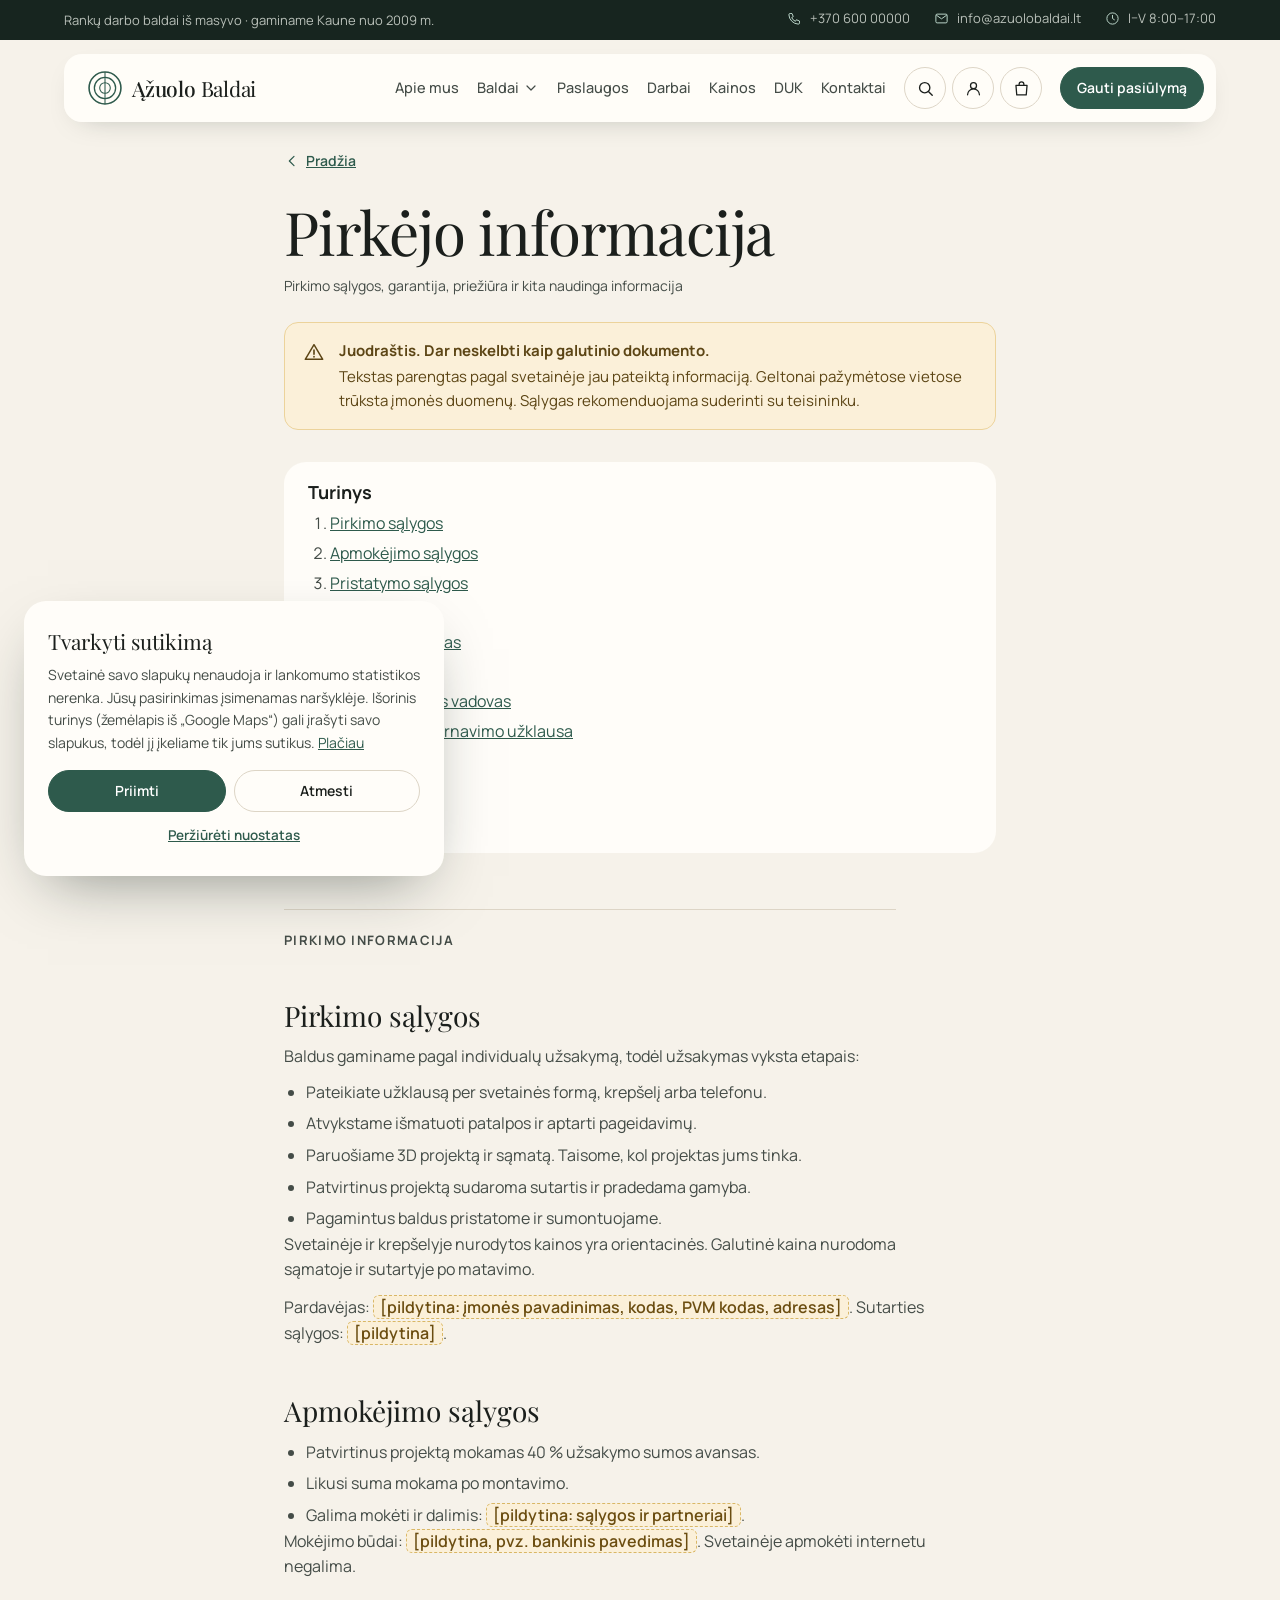
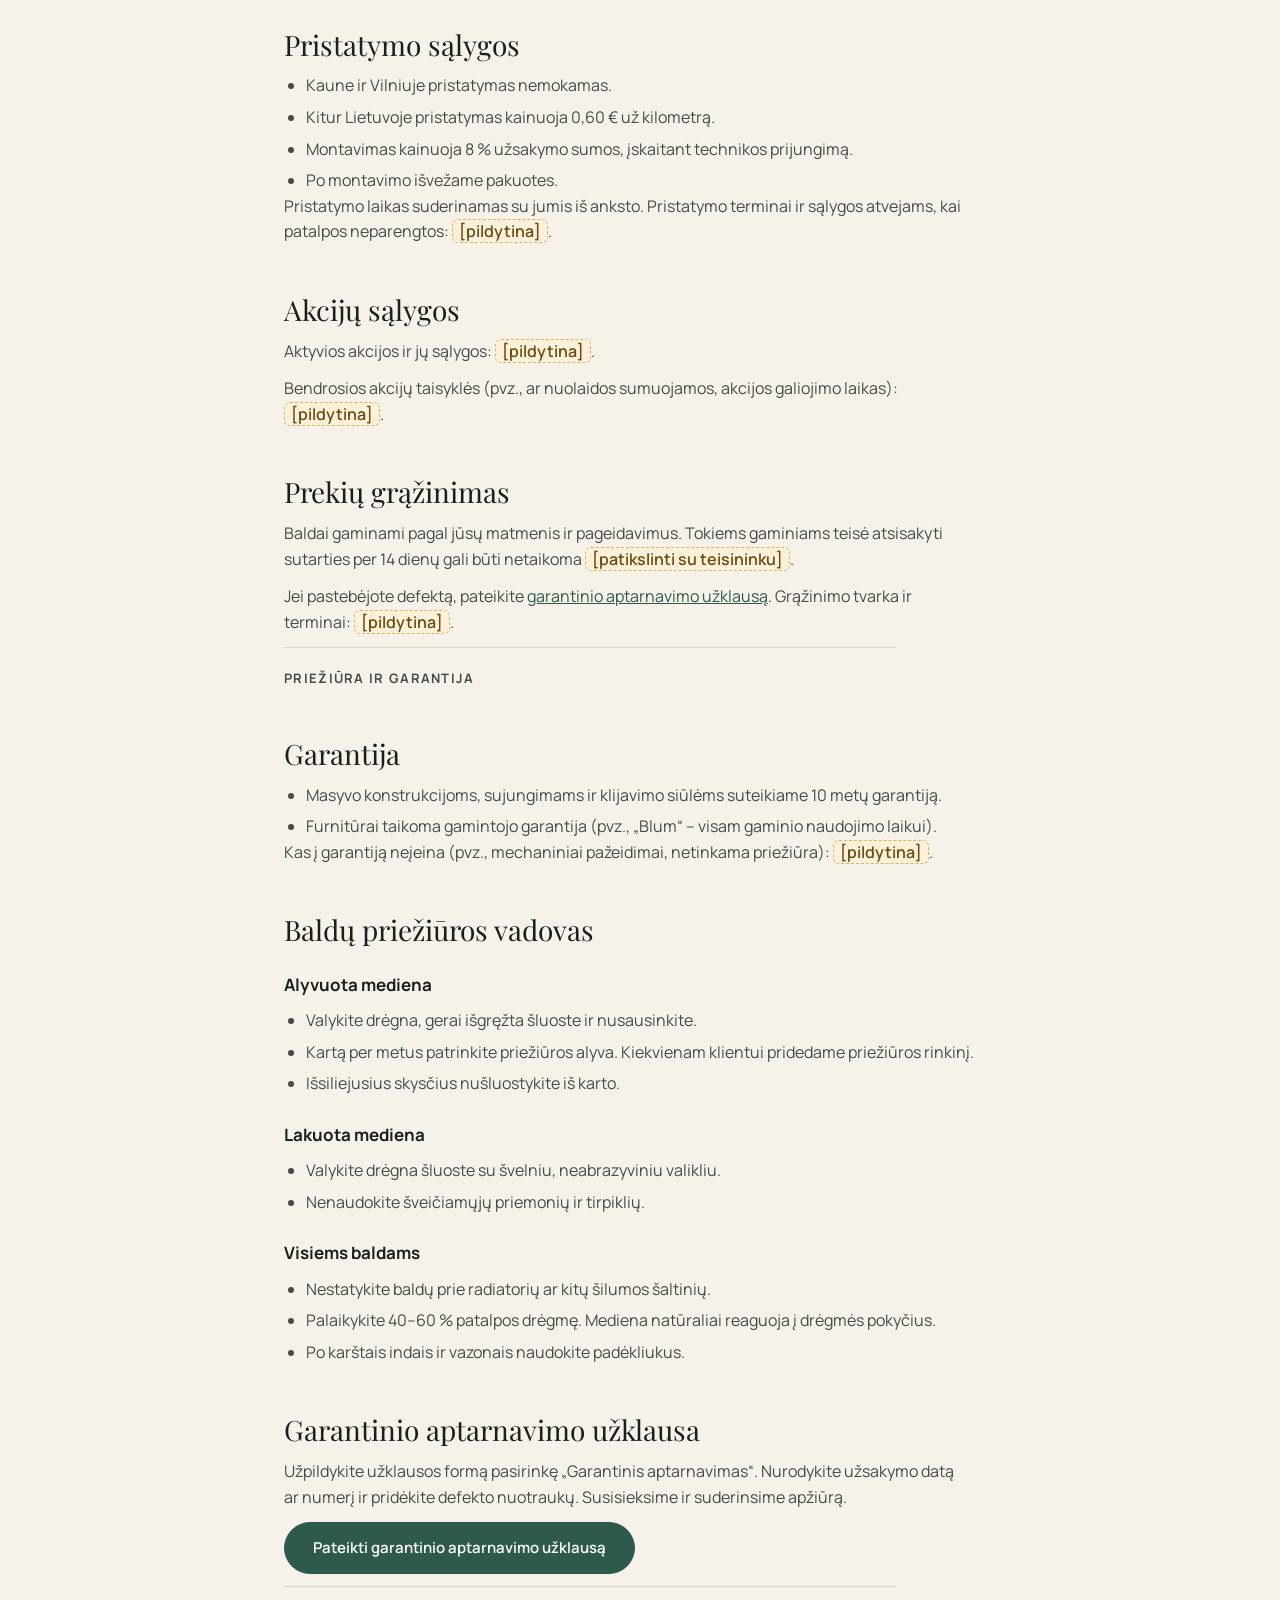
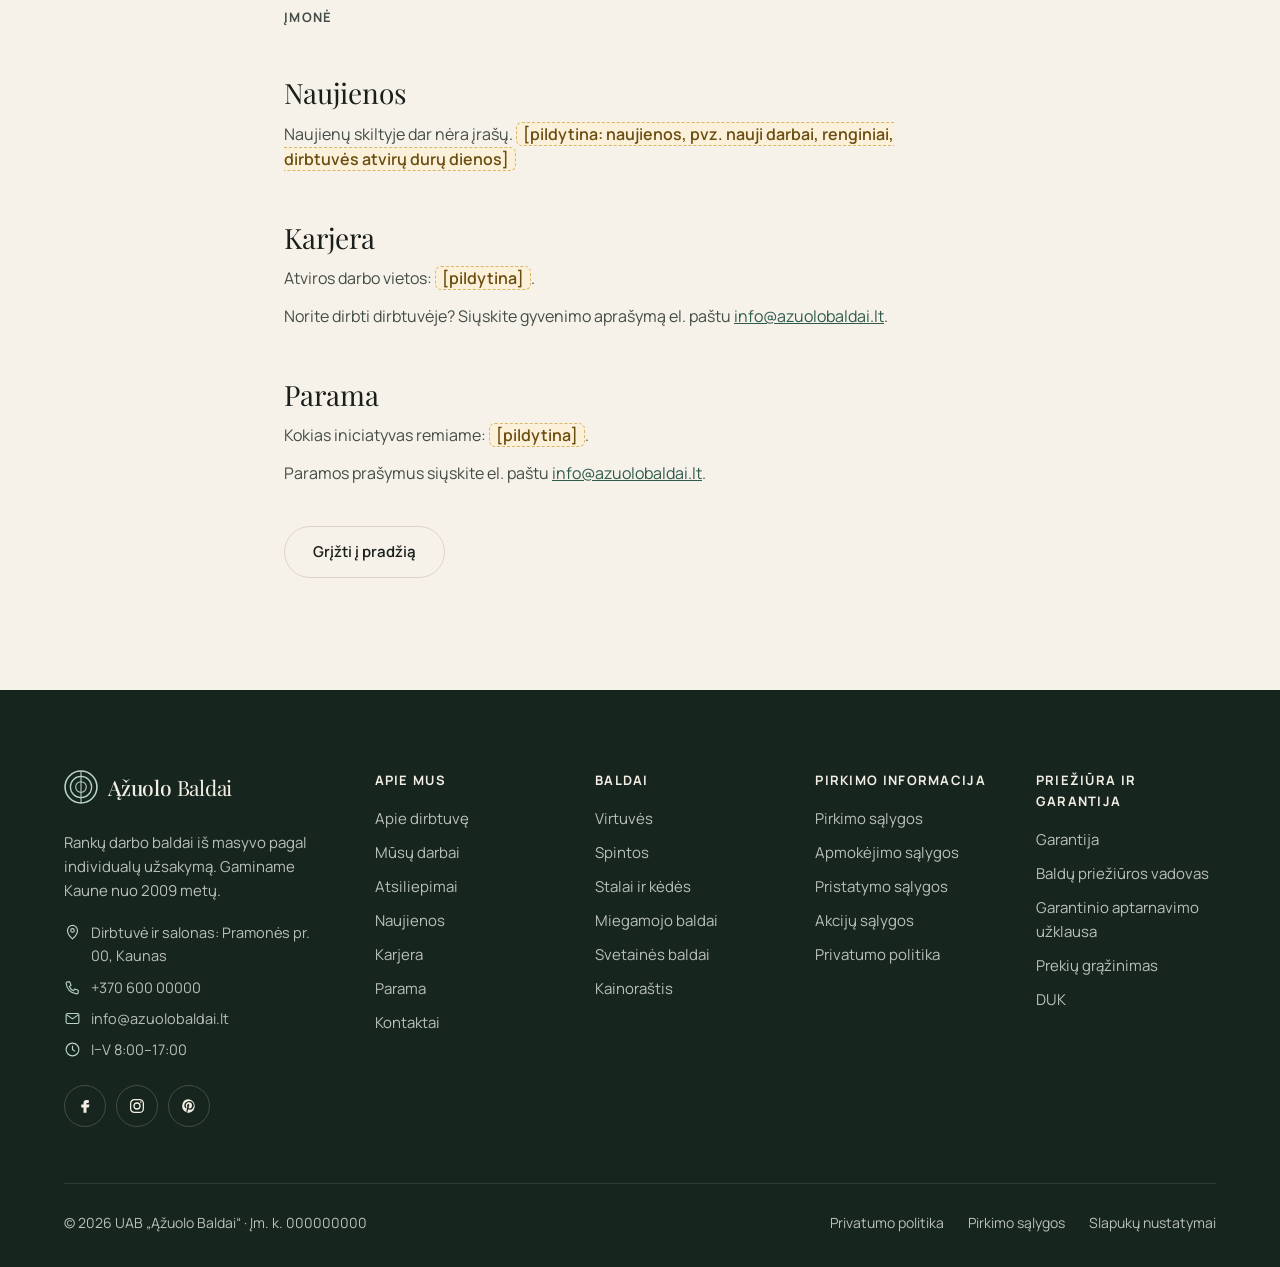
<file: informacija.html>
<!doctype html>
<html lang="lt">
<head>
  <meta charset="utf-8">
  <meta name="viewport" content="width=device-width, initial-scale=1, viewport-fit=cover">
  <title>Pirkėjo informacija — Ąžuolo Baldai</title>
  <meta name="description" content="Ąžuolo Baldai pirkimo, apmokėjimo, pristatymo sąlygos, garantija, baldų priežiūros vadovas, naujienos ir karjera.">
  <meta name="robots" content="noindex">
  <meta name="theme-color" content="#f6f2ea">
  <link rel="icon" href="data:image/svg+xml,%3Csvg xmlns='http://www.w3.org/2000/svg' viewBox='0 0 32 32'%3E%3Crect width='32' height='32' rx='8' fill='%232e5a4c'/%3E%3Ccircle cx='16' cy='16' r='10' fill='none' stroke='%23f6f2ea' stroke-width='1.6'/%3E%3Ccircle cx='16' cy='16' r='5' fill='none' stroke='%23f6f2ea' stroke-width='1.4'/%3E%3C/svg%3E">
  <link rel="preconnect" href="https://fonts.googleapis.com">
  <link rel="preconnect" href="https://fonts.gstatic.com" crossorigin>
  <link href="https://fonts.googleapis.com/css2?family=Playfair+Display:ital,wght@0,400;0,500;1,400;1,500&family=Manrope:wght@400;500;600;700&display=swap" rel="stylesheet">
  <link rel="stylesheet" href="styles.css">
</head>
<body>

<a class="skip" href="#turinys">Pereiti prie turinio</a>

<svg width="0" height="0" style="position:absolute" aria-hidden="true">
  <symbol id="i-left" viewBox="0 0 24 24"><path d="m15 5-7 7 7 7" fill="none" stroke="currentColor" stroke-width="1.8" stroke-linecap="round" stroke-linejoin="round"/></symbol>
  <symbol id="i-right" viewBox="0 0 24 24"><path d="m9 5 7 7-7 7" fill="none" stroke="currentColor" stroke-width="1.8" stroke-linecap="round" stroke-linejoin="round"/></symbol>
  <symbol id="i-chev" viewBox="0 0 24 24"><path d="m6 9 6 6 6-6" fill="none" stroke="currentColor" stroke-width="1.8" stroke-linecap="round" stroke-linejoin="round"/></symbol>
  <symbol id="i-warn" viewBox="0 0 24 24"><path d="M12 4 2.5 20h19L12 4Z" fill="none" stroke="currentColor" stroke-width="1.6" stroke-linejoin="round"/><path d="M12 10v4.5M12 17v.5" stroke="currentColor" stroke-width="1.8" stroke-linecap="round"/></symbol>
</svg>

<header class="site-header" id="siteHeader">
  <div class="topbar">
    <div class="wrap topbar__in">
      <p class="topbar__note">Rankų darbo baldai iš masyvo · gaminame Kaune nuo 2009 m.</p>
      <ul class="topbar__links">
        <li><a href="tel:+37060000000"><svg><use href="#i-phone"/></svg>+370 600 00000</a></li>
        <li><a href="mailto:info@azuolobaldai.lt"><svg><use href="#i-mail"/></svg>info@azuolobaldai.lt</a></li>
        <li><span><svg><use href="#i-clock"/></svg>I–V 8:00–17:00</span></li>
      </ul>
    </div>
  </div>
  <div class="wrap">
    <div class="nav">
      <a href="index.html" class="logo" aria-label="Ąžuolo Baldai — pradžia">
        <svg viewBox="0 0 32 32" aria-hidden="true"><circle cx="16" cy="16" r="15" fill="none" stroke="currentColor" stroke-width="1.5"/><circle cx="16" cy="16" r="10" fill="none" stroke="currentColor" stroke-width="1.2"/><circle cx="16" cy="16" r="5" fill="none" stroke="currentColor" stroke-width="1"/><path d="M16 1v30" stroke="currentColor" stroke-width="1"/></svg>
        <span class="logo__text"><strong>Ąžuolo</strong> Baldai</span>
      </a>
      <nav class="nav__links" aria-label="Pagrindinė navigacija">
        <a href="index.html#apie">Apie mus</a>
        <div class="dd">
          <button class="dd__btn" type="button" aria-expanded="false" aria-controls="ddBaldai">Baldai<svg class="dd__chev" aria-hidden="true"><use href="#i-chev"/></svg></button>
          <div class="dd__menu" id="ddBaldai" hidden>
            <a class="dd__item" href="index.html#f-virtuve"><strong>Virtuvės</strong><span data-cat-count="virtuve"></span></a>
            <a class="dd__item" href="index.html#u-spinta"><strong>Spintos</strong><span>Užklausa su pasirinkta kategorija</span></a>
            <a class="dd__item" href="index.html#f-stalai"><strong>Stalai ir kėdės</strong><span data-cat-count="stalai"></span></a>
            <a class="dd__item" href="index.html#f-miegamasis"><strong>Miegamojo baldai</strong><span data-cat-count="miegamasis"></span></a>
            <a class="dd__item" href="index.html#f-svetaine"><strong>Svetainės baldai</strong><span data-cat-count="svetaine"></span></a>
          </div>
        </div>
        <a href="index.html#paslaugos">Paslaugos</a>
        <a href="index.html#darbai">Darbai</a>
        <a href="index.html#kainos">Kainos</a>
        <a href="index.html#duk">DUK</a>
        <a href="index.html#kontaktai">Kontaktai</a>
      </nav>
      <div class="nav__tools" data-tools></div>
      <a href="index.html#kontaktai" class="btn btn--sm nav__cta">Gauti pasiūlymą</a>
      <button class="burger" aria-label="Atidaryti meniu" aria-expanded="false" aria-controls="mobileMenu"><span></span><span></span></button>
    </div>
  </div>
</header>

<div class="mobile-menu" id="mobileMenu" aria-hidden="true">
  <nav class="mobile-menu__links" aria-label="Mobilioji navigacija">
    <a href="index.html#apie">Apie mus</a>
    <div class="mm-group">
      <button class="mm-group__btn" type="button" aria-expanded="false" aria-controls="mmBaldai">Baldai<svg aria-hidden="true"><use href="#i-chev"/></svg></button>
      <div class="mm-group__list" id="mmBaldai" hidden>
        <a href="index.html#f-virtuve">Virtuvės</a>
        <a href="index.html#u-spinta">Spintos</a>
        <a href="index.html#f-stalai">Stalai ir kėdės</a>
        <a href="index.html#f-miegamasis">Miegamojo baldai</a>
        <a href="index.html#f-svetaine">Svetainės baldai</a>
      </div>
    </div>
    <a href="index.html#paslaugos">Paslaugos</a>
    <a href="index.html#darbai">Darbai</a>
    <a href="index.html#kainos">Kainos</a>
    <a href="index.html#duk">DUK</a>
    <a href="index.html#kontaktai">Kontaktai</a>
  </nav>
  <div class="mobile-menu__foot">
    <a href="tel:+37060000000" class="btn btn--block">Skambinti +370 600 00000</a>
    <a href="mailto:info@azuolobaldai.lt" class="btn btn--ghost btn--block">info@azuolobaldai.lt</a>
    <p>I–V 8:00–17:00 · Pramonės pr. 00, Kaunas</p>
  </div>
</div>

<main id="turinys" class="legal">
  <div class="wrap legal__wrap">
    <nav class="crumbs" aria-label="Kelias"><a href="index.html"><svg><use href="#i-left"/></svg>Pradžia</a></nav>
    <h1>Pirkėjo informacija</h1>
    <p class="legal__meta">Pirkimo sąlygos, garantija, priežiūra ir kita naudinga informacija</p>

    <div class="draft" role="note">
      <svg aria-hidden="true"><use href="#i-warn"/></svg>
      <div>
        <strong>Juodraštis. Dar neskelbti kaip galutinio dokumento.</strong>
        Tekstas parengtas pagal svetainėje jau pateiktą informaciją. Geltonai pažymėtose vietose trūksta įmonės duomenų. Sąlygas rekomenduojama suderinti su teisininku.
      </div>
    </div>

    <div class="legal__toc">
      <h2>Turinys</h2>
      <ol>
        <li><a href="#pirkimo-salygos">Pirkimo sąlygos</a></li>
        <li><a href="#apmokejimas">Apmokėjimo sąlygos</a></li>
        <li><a href="#pristatymas">Pristatymo sąlygos</a></li>
        <li><a href="#akcijos">Akcijų sąlygos</a></li>
        <li><a href="#grazinimas">Prekių grąžinimas</a></li>
        <li><a href="#garantija">Garantija</a></li>
        <li><a href="#prieziura">Baldų priežiūros vadovas</a></li>
        <li><a href="#garantinis-aptarnavimas">Garantinio aptarnavimo užklausa</a></li>
        <li><a href="#naujienos">Naujienos</a></li>
        <li><a href="#karjera">Karjera</a></li>
        <li><a href="#parama">Parama</a></li>
      </ol>
    </div>

    <p class="legal__group">Pirkimo informacija</p>

    <h2 id="pirkimo-salygos">Pirkimo sąlygos</h2>
    <p>Baldus gaminame pagal individualų užsakymą, todėl užsakymas vyksta etapais:</p>
    <ul>
      <li>Pateikiate užklausą per svetainės formą, krepšelį arba telefonu.</li>
      <li>Atvykstame išmatuoti patalpos ir aptarti pageidavimų.</li>
      <li>Paruošiame 3D projektą ir sąmatą. Taisome, kol projektas jums tinka.</li>
      <li>Patvirtinus projektą sudaroma sutartis ir pradedama gamyba.</li>
      <li>Pagamintus baldus pristatome ir sumontuojame.</li>
    </ul>
    <p>Svetainėje ir krepšelyje nurodytos kainos yra orientacinės. Galutinė kaina nurodoma sąmatoje ir sutartyje po matavimo.</p>
    <p>Pardavėjas: <span class="fill">[pildytina: įmonės pavadinimas, kodas, PVM kodas, adresas]</span>. Sutarties sąlygos: <span class="fill">[pildytina]</span>.</p>

    <h2 id="apmokejimas">Apmokėjimo sąlygos</h2>
    <ul>
      <li>Patvirtinus projektą mokamas 40 % užsakymo sumos avansas.</li>
      <li>Likusi suma mokama po montavimo.</li>
      <li>Galima mokėti ir dalimis: <span class="fill">[pildytina: sąlygos ir partneriai]</span>.</li>
    </ul>
    <p>Mokėjimo būdai: <span class="fill">[pildytina, pvz. bankinis pavedimas]</span>. Svetainėje apmokėti internetu negalima.</p>

    <h2 id="pristatymas">Pristatymo sąlygos</h2>
    <ul>
      <li>Kaune ir Vilniuje pristatymas nemokamas.</li>
      <li>Kitur Lietuvoje pristatymas kainuoja 0,60 € už kilometrą.</li>
      <li>Montavimas kainuoja 8 % užsakymo sumos, įskaitant technikos prijungimą.</li>
      <li>Po montavimo išvežame pakuotes.</li>
    </ul>
    <p>Pristatymo laikas suderinamas su jumis iš anksto. Pristatymo terminai ir sąlygos atvejams, kai patalpos neparengtos: <span class="fill">[pildytina]</span>.</p>

    <h2 id="akcijos">Akcijų sąlygos</h2>
    <p>Aktyvios akcijos ir jų sąlygos: <span class="fill">[pildytina]</span>.</p>
    <p>Bendrosios akcijų taisyklės (pvz., ar nuolaidos sumuojamos, akcijos galiojimo laikas): <span class="fill">[pildytina]</span>.</p>

    <h2 id="grazinimas">Prekių grąžinimas</h2>
    <p>Baldai gaminami pagal jūsų matmenis ir pageidavimus. Tokiems gaminiams teisė atsisakyti sutarties per 14 dienų gali būti netaikoma <span class="fill">[patikslinti su teisininku]</span>.</p>
    <p>Jei pastebėjote defektą, pateikite <a href="#garantinis-aptarnavimas">garantinio aptarnavimo užklausą</a>. Grąžinimo tvarka ir terminai: <span class="fill">[pildytina]</span>.</p>

    <p class="legal__group">Priežiūra ir garantija</p>

    <h2 id="garantija">Garantija</h2>
    <ul>
      <li>Masyvo konstrukcijoms, sujungimams ir klijavimo siūlėms suteikiame 10 metų garantiją.</li>
      <li>Furnitūrai taikoma gamintojo garantija (pvz., „Blum“ – visam gaminio naudojimo laikui).</li>
    </ul>
    <p>Kas į garantiją neįeina (pvz., mechaniniai pažeidimai, netinkama priežiūra): <span class="fill">[pildytina]</span>.</p>

    <h2 id="prieziura">Baldų priežiūros vadovas</h2>
    <h3>Alyvuota mediena</h3>
    <ul>
      <li>Valykite drėgna, gerai išgręžta šluoste ir nusausinkite.</li>
      <li>Kartą per metus patrinkite priežiūros alyva. Kiekvienam klientui pridedame priežiūros rinkinį.</li>
      <li>Išsiliejusius skysčius nušluostykite iš karto.</li>
    </ul>
    <h3>Lakuota mediena</h3>
    <ul>
      <li>Valykite drėgna šluoste su švelniu, neabrazyviniu valikliu.</li>
      <li>Nenaudokite šveičiamųjų priemonių ir tirpiklių.</li>
    </ul>
    <h3>Visiems baldams</h3>
    <ul>
      <li>Nestatykite baldų prie radiatorių ar kitų šilumos šaltinių.</li>
      <li>Palaikykite 40–60 % patalpos drėgmę. Mediena natūraliai reaguoja į drėgmės pokyčius.</li>
      <li>Po karštais indais ir vazonais naudokite padėkliukus.</li>
    </ul>

    <h2 id="garantinis-aptarnavimas">Garantinio aptarnavimo užklausa</h2>
    <p>Užpildykite užklausos formą pasirinkę „Garantinis aptarnavimas“. Nurodykite užsakymo datą ar numerį ir pridėkite defekto nuotraukų. Susisieksime ir suderinsime apžiūrą.</p>
    <p><a href="index.html#u-garantija" class="btn">Pateikti garantinio aptarnavimo užklausą</a></p>

    <p class="legal__group">Įmonė</p>

    <h2 id="naujienos">Naujienos</h2>
    <p>Naujienų skiltyje dar nėra įrašų. <span class="fill">[pildytina: naujienos, pvz. nauji darbai, renginiai, dirbtuvės atvirų durų dienos]</span></p>

    <h2 id="karjera">Karjera</h2>
    <p>Atviros darbo vietos: <span class="fill">[pildytina]</span>.</p>
    <p>Norite dirbti dirbtuvėje? Siųskite gyvenimo aprašymą el. paštu <a href="mailto:info@azuolobaldai.lt">info@azuolobaldai.lt</a>.</p>

    <h2 id="parama">Parama</h2>
    <p>Kokias iniciatyvas remiame: <span class="fill">[pildytina]</span>.</p>
    <p>Paramos prašymus siųskite el. paštu <a href="mailto:info@azuolobaldai.lt">info@azuolobaldai.lt</a>.</p>

    <p style="margin-top:40px"><a href="index.html" class="btn btn--ghost">Grįžti į pradžią</a></p>
  </div>
</main>

<footer class="footer" data-footer></footer>

<script src="https://cdn.jsdelivr.net/npm/gsap@3.13.0/dist/gsap.min.js"></script>
<script src="config.js"></script>
<script src="js/projects-data.js"></script>
<script src="js/layout.js"></script>
<script src="js/site.js"></script>
<script src="js/shop.js"></script>
</body>
</html>
</file>
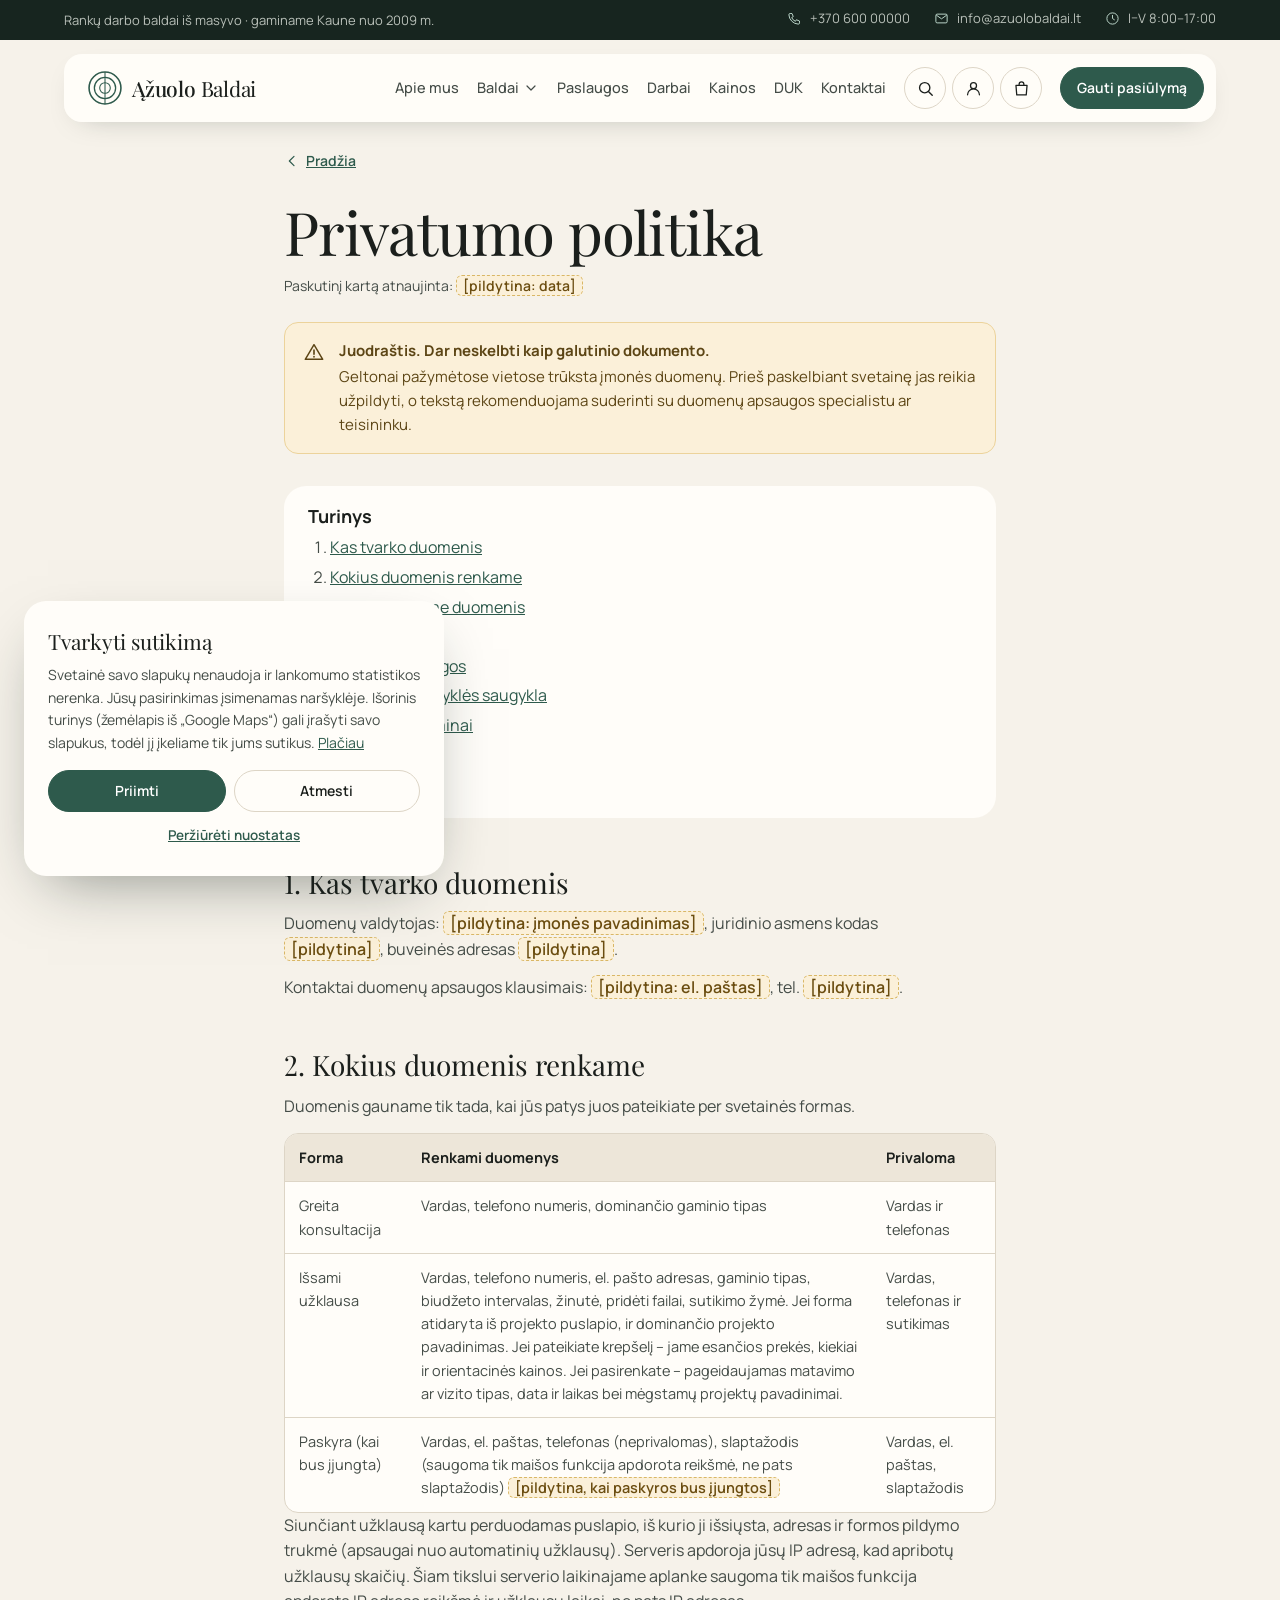
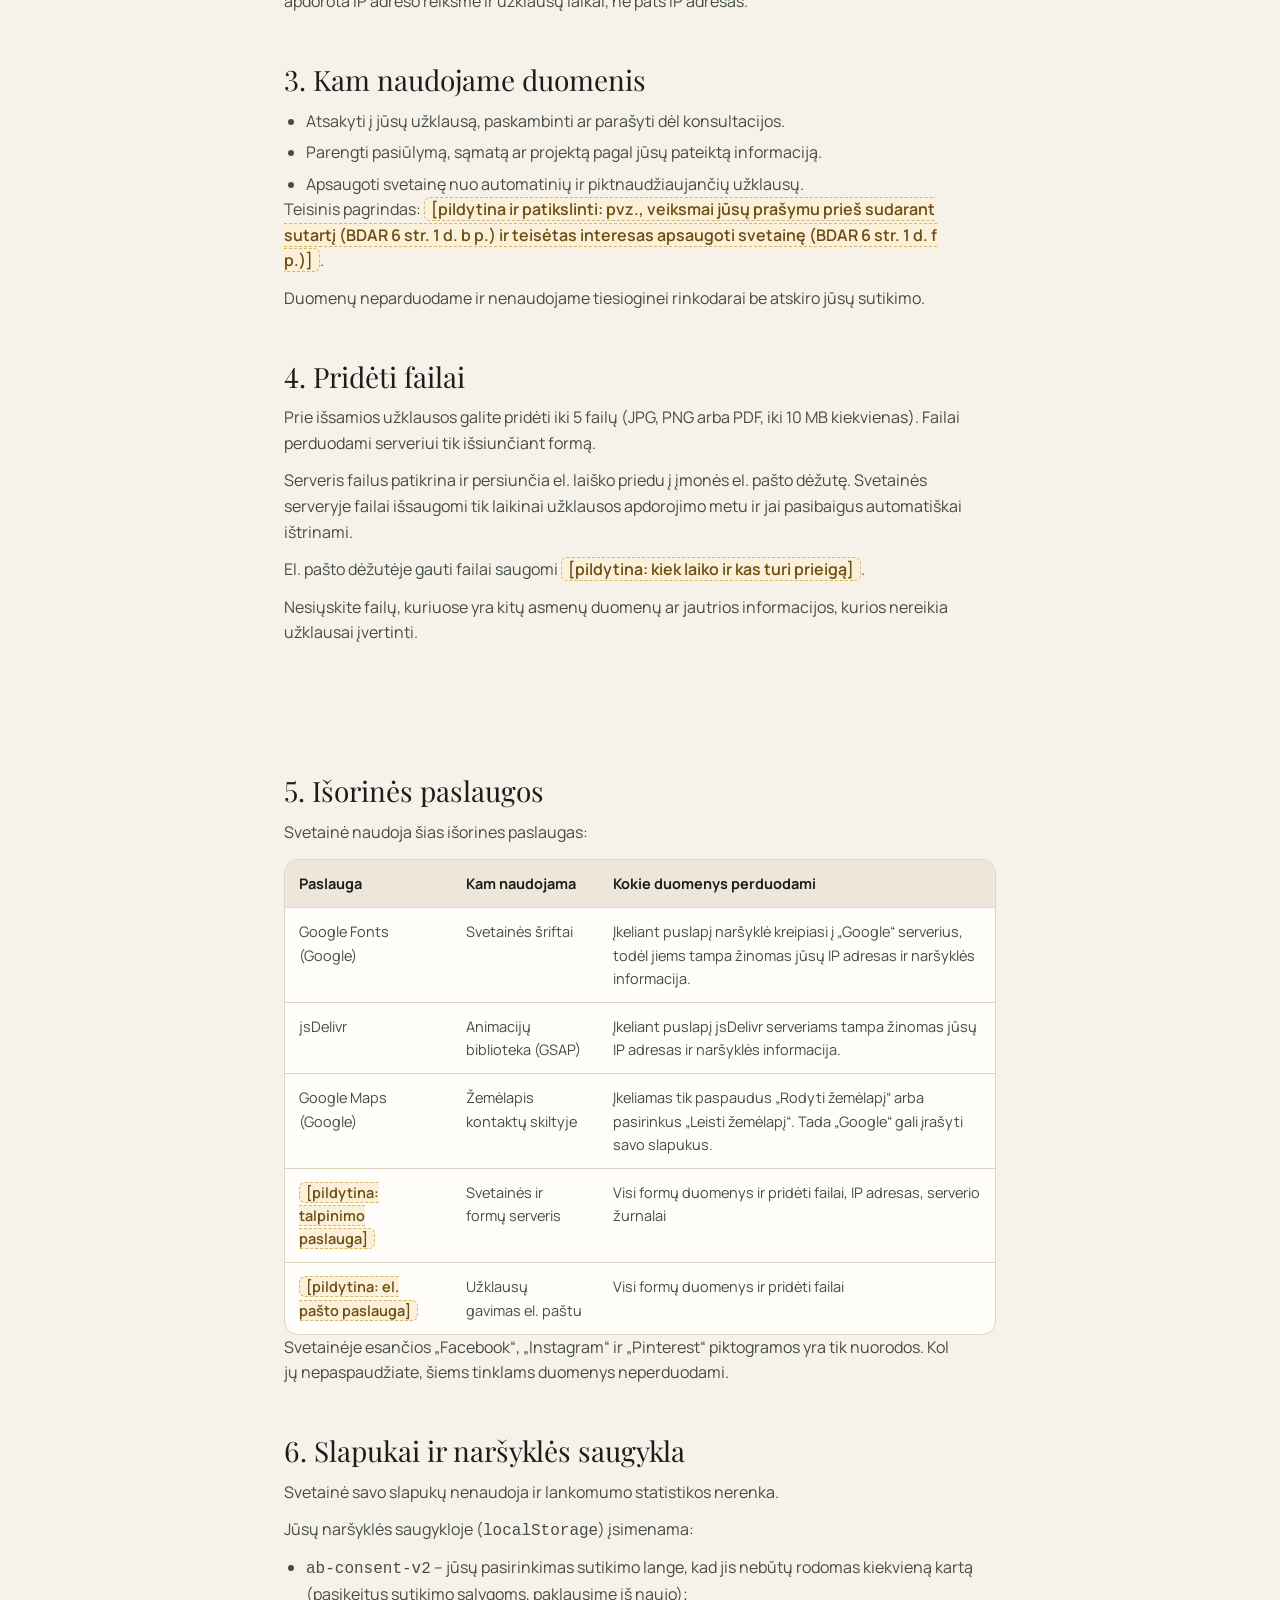
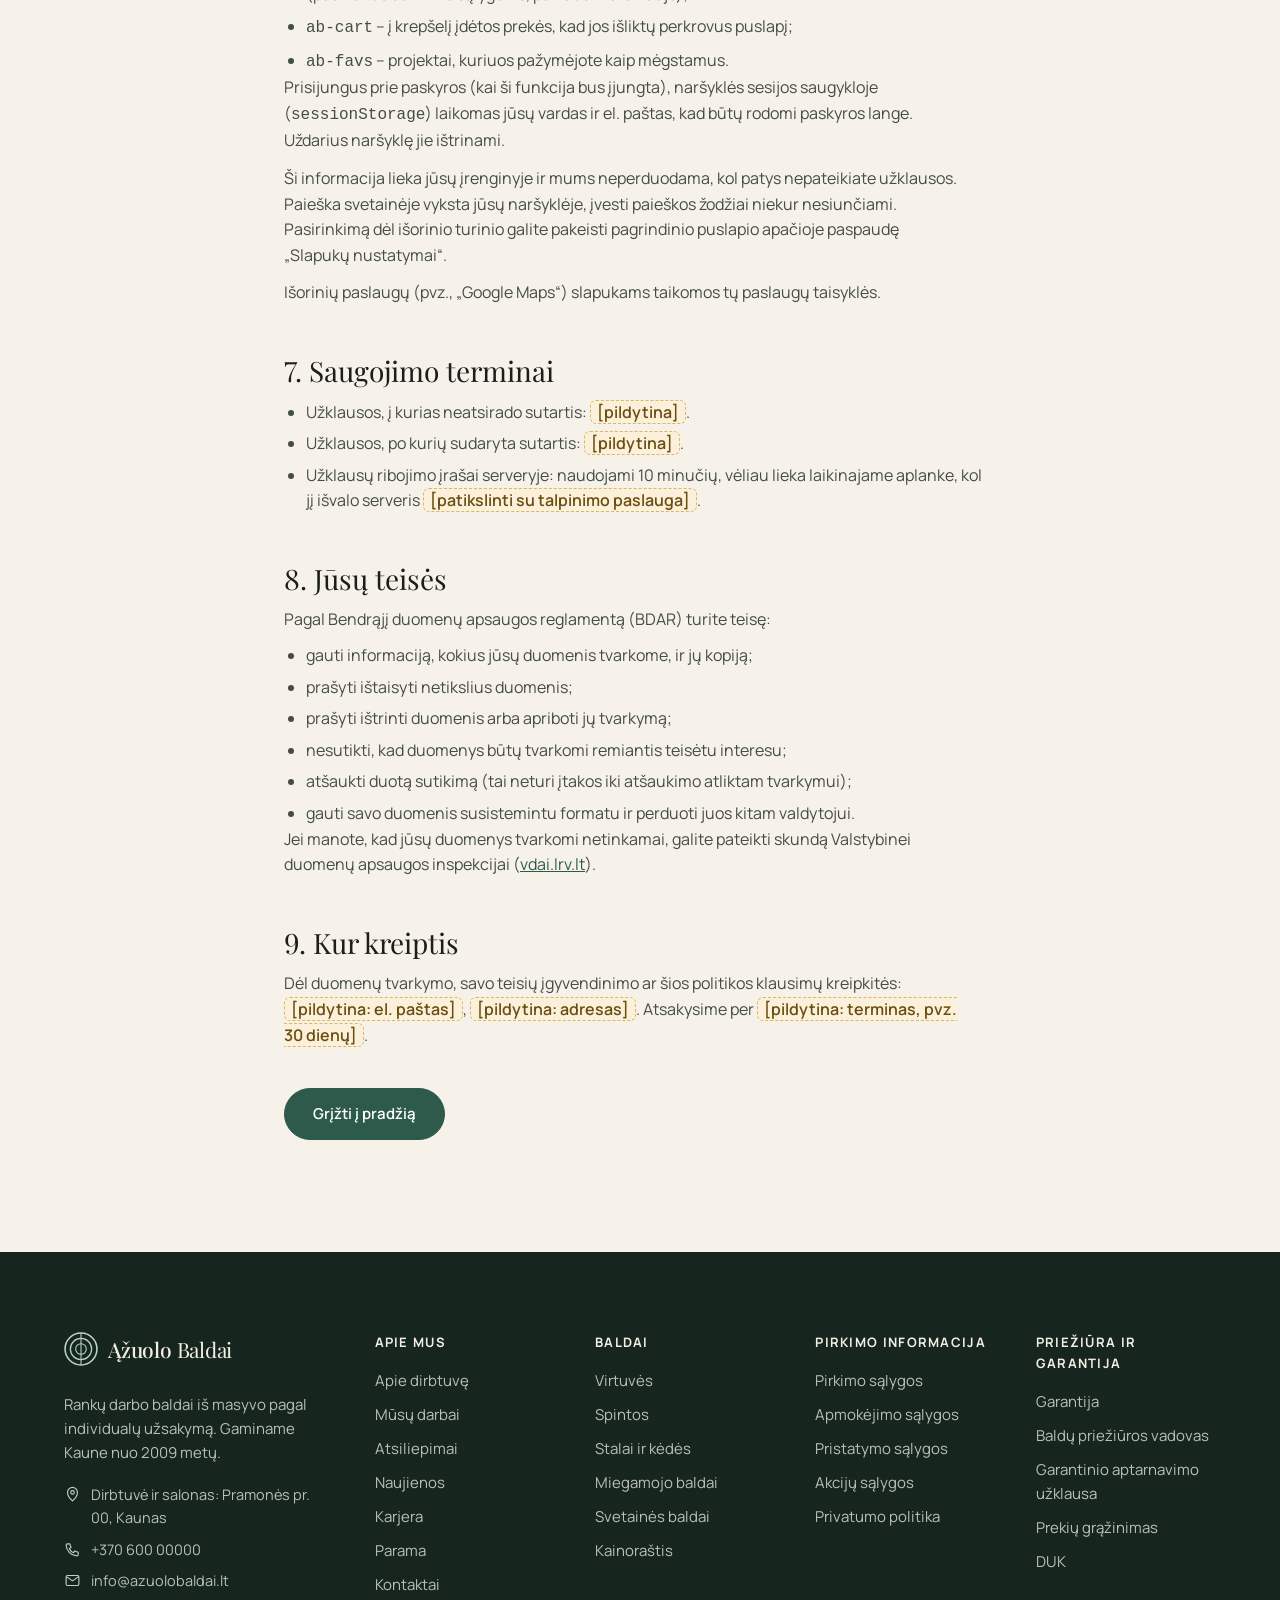
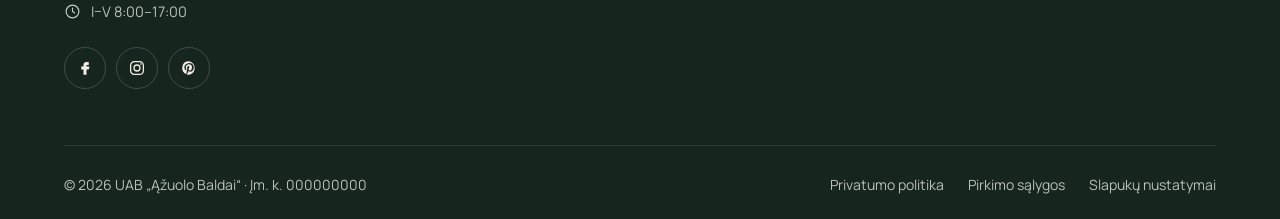
<file: privatumas.html>
<!doctype html>
<html lang="lt">
<head>
  <meta charset="utf-8">
  <meta name="viewport" content="width=device-width, initial-scale=1, viewport-fit=cover">
  <title>Privatumo politika — Ąžuolo Baldai</title>
  <meta name="description" content="Ąžuolo Baldai privatumo politika: kokie duomenys renkami per svetainės formas ir kaip jie tvarkomi.">
  <meta name="robots" content="noindex">
  <meta name="theme-color" content="#f6f2ea">
  <link rel="icon" href="data:image/svg+xml,%3Csvg xmlns='http://www.w3.org/2000/svg' viewBox='0 0 32 32'%3E%3Crect width='32' height='32' rx='8' fill='%232e5a4c'/%3E%3Ccircle cx='16' cy='16' r='10' fill='none' stroke='%23f6f2ea' stroke-width='1.6'/%3E%3Ccircle cx='16' cy='16' r='5' fill='none' stroke='%23f6f2ea' stroke-width='1.4'/%3E%3C/svg%3E">
  <link rel="preconnect" href="https://fonts.googleapis.com">
  <link rel="preconnect" href="https://fonts.gstatic.com" crossorigin>
  <link href="https://fonts.googleapis.com/css2?family=Playfair+Display:ital,wght@0,400;0,500;1,400;1,500&family=Manrope:wght@400;500;600;700&display=swap" rel="stylesheet">
  <link rel="stylesheet" href="styles.css">
</head>
<body>

<a class="skip" href="#turinys">Pereiti prie turinio</a>

<svg width="0" height="0" style="position:absolute" aria-hidden="true">
  <symbol id="i-phone" viewBox="0 0 24 24"><path d="M5 4h3l2 5-2.5 1.5a11 11 0 0 0 6 6L15 14l5 2v3a2 2 0 0 1-2 2A16 16 0 0 1 3 6a2 2 0 0 1 2-2" fill="none" stroke="currentColor" stroke-width="1.6" stroke-linejoin="round"/></symbol>
  <symbol id="i-mail" viewBox="0 0 24 24"><rect x="3" y="5" width="18" height="14" rx="2" fill="none" stroke="currentColor" stroke-width="1.6"/><path d="m3.5 6.5 8.5 6 8.5-6" fill="none" stroke="currentColor" stroke-width="1.6"/></symbol>
  <symbol id="i-clock" viewBox="0 0 24 24"><circle cx="12" cy="12" r="9" fill="none" stroke="currentColor" stroke-width="1.6"/><path d="M12 7v5l3 2" fill="none" stroke="currentColor" stroke-width="1.6" stroke-linecap="round"/></symbol>
  <symbol id="i-arrow" viewBox="0 0 24 24"><path d="M5 12h14m-5-5 5 5-5 5" fill="none" stroke="currentColor" stroke-width="1.8" stroke-linecap="round" stroke-linejoin="round"/></symbol>
  <symbol id="i-close" viewBox="0 0 24 24"><path d="M6 6l12 12M18 6 6 18" stroke="currentColor" stroke-width="1.8" stroke-linecap="round"/></symbol>
  <symbol id="i-left" viewBox="0 0 24 24"><path d="m15 5-7 7 7 7" fill="none" stroke="currentColor" stroke-width="1.8" stroke-linecap="round" stroke-linejoin="round"/></symbol>
  <symbol id="i-right" viewBox="0 0 24 24"><path d="m9 5 7 7-7 7" fill="none" stroke="currentColor" stroke-width="1.8" stroke-linecap="round" stroke-linejoin="round"/></symbol>
  <symbol id="i-chev" viewBox="0 0 24 24"><path d="m6 9 6 6 6-6" fill="none" stroke="currentColor" stroke-width="1.8" stroke-linecap="round" stroke-linejoin="round"/></symbol>
  <symbol id="i-warn" viewBox="0 0 24 24"><path d="M12 4 2.5 20h19L12 4Z" fill="none" stroke="currentColor" stroke-width="1.6" stroke-linejoin="round"/><path d="M12 10v4.5M12 17v.5" stroke="currentColor" stroke-width="1.8" stroke-linecap="round"/></symbol>
</svg>

<header class="site-header" id="siteHeader">
  <div class="topbar">
    <div class="wrap topbar__in">
      <p class="topbar__note">Rankų darbo baldai iš masyvo · gaminame Kaune nuo 2009 m.</p>
      <ul class="topbar__links">
        <li><a href="tel:+37060000000"><svg><use href="#i-phone"/></svg>+370 600 00000</a></li>
        <li><a href="mailto:info@azuolobaldai.lt"><svg><use href="#i-mail"/></svg>info@azuolobaldai.lt</a></li>
        <li><span><svg><use href="#i-clock"/></svg>I–V 8:00–17:00</span></li>
      </ul>
    </div>
  </div>
  <div class="wrap">
    <div class="nav">
      <a href="index.html" class="logo" aria-label="Ąžuolo Baldai — pradžia">
        <svg viewBox="0 0 32 32" aria-hidden="true"><circle cx="16" cy="16" r="15" fill="none" stroke="currentColor" stroke-width="1.5"/><circle cx="16" cy="16" r="10" fill="none" stroke="currentColor" stroke-width="1.2"/><circle cx="16" cy="16" r="5" fill="none" stroke="currentColor" stroke-width="1"/><path d="M16 1v30" stroke="currentColor" stroke-width="1"/></svg>
        <span class="logo__text"><strong>Ąžuolo</strong> Baldai</span>
      </a>
      <nav class="nav__links" aria-label="Pagrindinė navigacija">
        <a href="index.html#apie">Apie mus</a>
        <div class="dd">
          <button class="dd__btn" type="button" aria-expanded="false" aria-controls="ddBaldai">Baldai<svg class="dd__chev" aria-hidden="true"><use href="#i-chev"/></svg></button>
          <div class="dd__menu" id="ddBaldai" hidden>
            <a class="dd__item" href="index.html#f-virtuve"><strong>Virtuvės</strong><span data-cat-count="virtuve"></span></a>
            <a class="dd__item" href="index.html#u-spinta"><strong>Spintos</strong><span>Užklausa su pasirinkta kategorija</span></a>
            <a class="dd__item" href="index.html#f-stalai"><strong>Stalai ir kėdės</strong><span data-cat-count="stalai"></span></a>
            <a class="dd__item" href="index.html#f-miegamasis"><strong>Miegamojo baldai</strong><span data-cat-count="miegamasis"></span></a>
            <a class="dd__item" href="index.html#f-svetaine"><strong>Svetainės baldai</strong><span data-cat-count="svetaine"></span></a>
          </div>
        </div>
        <a href="index.html#paslaugos">Paslaugos</a>
        <a href="index.html#darbai">Darbai</a>
        <a href="index.html#kainos">Kainos</a>
        <a href="index.html#duk">DUK</a>
        <a href="index.html#kontaktai">Kontaktai</a>
      </nav>
      <div class="nav__tools" data-tools></div>
      <a href="index.html#kontaktai" class="btn btn--sm nav__cta">Gauti pasiūlymą</a>
      <button class="burger" aria-label="Atidaryti meniu" aria-expanded="false" aria-controls="mobileMenu"><span></span><span></span></button>
    </div>
  </div>
</header>

<div class="mobile-menu" id="mobileMenu" aria-hidden="true">
  <nav class="mobile-menu__links" aria-label="Mobilioji navigacija">
    <a href="index.html#apie">Apie mus</a>
    <div class="mm-group">
      <button class="mm-group__btn" type="button" aria-expanded="false" aria-controls="mmBaldai">Baldai<svg aria-hidden="true"><use href="#i-chev"/></svg></button>
      <div class="mm-group__list" id="mmBaldai" hidden>
        <a href="index.html#f-virtuve">Virtuvės</a>
        <a href="index.html#u-spinta">Spintos</a>
        <a href="index.html#f-stalai">Stalai ir kėdės</a>
        <a href="index.html#f-miegamasis">Miegamojo baldai</a>
        <a href="index.html#f-svetaine">Svetainės baldai</a>
      </div>
    </div>
    <a href="index.html#paslaugos">Paslaugos</a>
    <a href="index.html#darbai">Darbai</a>
    <a href="index.html#kainos">Kainos</a>
    <a href="index.html#duk">DUK</a>
    <a href="index.html#kontaktai">Kontaktai</a>
  </nav>
  <div class="mobile-menu__foot">
    <a href="tel:+37060000000" class="btn btn--block">Skambinti +370 600 00000</a>
    <a href="mailto:info@azuolobaldai.lt" class="btn btn--ghost btn--block">info@azuolobaldai.lt</a>
    <p>I–V 8:00–17:00 · Pramonės pr. 00, Kaunas</p>
  </div>
</div>

<main id="turinys" class="legal">
  <div class="wrap legal__wrap">
    <nav class="crumbs" aria-label="Kelias"><a href="index.html"><svg><use href="#i-left"/></svg>Pradžia</a></nav>
    <h1>Privatumo politika</h1>
    <p class="legal__meta">Paskutinį kartą atnaujinta: <span class="fill">[pildytina: data]</span></p>

    <div class="draft" role="note">
      <svg aria-hidden="true"><use href="#i-warn"/></svg>
      <div>
        <strong>Juodraštis. Dar neskelbti kaip galutinio dokumento.</strong>
        Geltonai pažymėtose vietose trūksta įmonės duomenų. Prieš paskelbiant svetainę jas reikia užpildyti, o tekstą rekomenduojama suderinti su duomenų apsaugos specialistu ar teisininku.
      </div>
    </div>

    <div class="legal__toc">
      <h2>Turinys</h2>
      <ol>
        <li><a href="#valdytojas">Kas tvarko duomenis</a></li>
        <li><a href="#duomenys">Kokius duomenis renkame</a></li>
        <li><a href="#tikslai">Kam naudojame duomenis</a></li>
        <li><a href="#failai">Pridėti failai</a></li>
        <li><a href="#paslaugos">Išorinės paslaugos</a></li>
        <li><a href="#slapukai">Slapukai ir naršyklės saugykla</a></li>
        <li><a href="#saugojimas">Saugojimo terminai</a></li>
        <li><a href="#teises">Jūsų teisės</a></li>
        <li><a href="#kontaktai">Kur kreiptis</a></li>
      </ol>
    </div>

    <h2 id="valdytojas">1. Kas tvarko duomenis</h2>
    <p>Duomenų valdytojas: <span class="fill">[pildytina: įmonės pavadinimas]</span>, juridinio asmens kodas <span class="fill">[pildytina]</span>, buveinės adresas <span class="fill">[pildytina]</span>.</p>
    <p>Kontaktai duomenų apsaugos klausimais: <span class="fill">[pildytina: el. paštas]</span>, tel. <span class="fill">[pildytina]</span>.</p>

    <h2 id="duomenys">2. Kokius duomenis renkame</h2>
    <p>Duomenis gauname tik tada, kai jūs patys juos pateikiate per svetainės formas.</p>
    <div class="table-wrap">
      <table>
        <thead><tr><th>Forma</th><th>Renkami duomenys</th><th>Privaloma</th></tr></thead>
        <tbody>
          <tr><td>Greita konsultacija</td><td>Vardas, telefono numeris, dominančio gaminio tipas</td><td>Vardas ir telefonas</td></tr>
          <tr><td>Išsami užklausa</td><td>Vardas, telefono numeris, el. pašto adresas, gaminio tipas, biudžeto intervalas, žinutė, pridėti failai, sutikimo žymė. Jei forma atidaryta iš projekto puslapio, ir dominančio projekto pavadinimas. Jei pateikiate krepšelį – jame esančios prekės, kiekiai ir orientacinės kainos. Jei pasirenkate – pageidaujamas matavimo ar vizito tipas, data ir laikas bei mėgstamų projektų pavadinimai.</td><td>Vardas, telefonas ir sutikimas</td></tr>
          <tr><td>Paskyra (kai bus įjungta)</td><td>Vardas, el. paštas, telefonas (neprivalomas), slaptažodis (saugoma tik maišos funkcija apdorota reikšmė, ne pats slaptažodis) <span class="fill">[pildytina, kai paskyros bus įjungtos]</span></td><td>Vardas, el. paštas, slaptažodis</td></tr>
        </tbody>
      </table>
    </div>
    <p>Siunčiant užklausą kartu perduodamas puslapio, iš kurio ji išsiųsta, adresas ir formos pildymo trukmė (apsaugai nuo automatinių užklausų). Serveris apdoroja jūsų IP adresą, kad apribotų užklausų skaičių. Šiam tikslui serverio laikinajame aplanke saugoma tik maišos funkcija apdorota IP adreso reikšmė ir užklausų laikai, ne pats IP adresas.</p>

    <h2 id="tikslai">3. Kam naudojame duomenis</h2>
    <ul>
      <li>Atsakyti į jūsų užklausą, paskambinti ar parašyti dėl konsultacijos.</li>
      <li>Parengti pasiūlymą, sąmatą ar projektą pagal jūsų pateiktą informaciją.</li>
      <li>Apsaugoti svetainę nuo automatinių ir piktnaudžiaujančių užklausų.</li>
    </ul>
    <p>Teisinis pagrindas: <span class="fill">[pildytina ir patikslinti: pvz., veiksmai jūsų prašymu prieš sudarant sutartį (BDAR 6 str. 1 d. b p.) ir teisėtas interesas apsaugoti svetainę (BDAR 6 str. 1 d. f p.)]</span>.</p>
    <p>Duomenų neparduodame ir nenaudojame tiesioginei rinkodarai be atskiro jūsų sutikimo.</p>

    <h2 id="failai">4. Pridėti failai</h2>
    <p>Prie išsamios užklausos galite pridėti iki 5 failų (JPG, PNG arba PDF, iki 10 MB kiekvienas). Failai perduodami serveriui tik išsiunčiant formą.</p>
    <p>Serveris failus patikrina ir persiunčia el. laiško priedu į įmonės el. pašto dėžutę. Svetainės serveryje failai išsaugomi tik laikinai užklausos apdorojimo metu ir jai pasibaigus automatiškai ištrinami.</p>
    <p>El. pašto dėžutėje gauti failai saugomi <span class="fill">[pildytina: kiek laiko ir kas turi prieigą]</span>.</p>
    <p>Nesiųskite failų, kuriuose yra kitų asmenų duomenų ar jautrios informacijos, kurios nereikia užklausai įvertinti.</p>

    <h2 id="paslaugos">5. Išorinės paslaugos</h2>
    <p>Svetainė naudoja šias išorines paslaugas:</p>
    <div class="table-wrap">
      <table>
        <thead><tr><th>Paslauga</th><th>Kam naudojama</th><th>Kokie duomenys perduodami</th></tr></thead>
        <tbody>
          <tr><td>Google Fonts (Google)</td><td>Svetainės šriftai</td><td>Įkeliant puslapį naršyklė kreipiasi į „Google“ serverius, todėl jiems tampa žinomas jūsų IP adresas ir naršyklės informacija.</td></tr>
          <tr><td>jsDelivr</td><td>Animacijų biblioteka (GSAP)</td><td>Įkeliant puslapį jsDelivr serveriams tampa žinomas jūsų IP adresas ir naršyklės informacija.</td></tr>
          <tr><td>Google Maps (Google)</td><td>Žemėlapis kontaktų skiltyje</td><td>Įkeliamas tik paspaudus „Rodyti žemėlapį“ arba pasirinkus „Leisti žemėlapį“. Tada „Google“ gali įrašyti savo slapukus.</td></tr>
          <tr><td><span class="fill">[pildytina: talpinimo paslauga]</span></td><td>Svetainės ir formų serveris</td><td>Visi formų duomenys ir pridėti failai, IP adresas, serverio žurnalai</td></tr>
          <tr><td><span class="fill">[pildytina: el. pašto paslauga]</span></td><td>Užklausų gavimas el. paštu</td><td>Visi formų duomenys ir pridėti failai</td></tr>
        </tbody>
      </table>
    </div>
    <p>Svetainėje esančios „Facebook“, „Instagram“ ir „Pinterest“ piktogramos yra tik nuorodos. Kol jų nepaspaudžiate, šiems tinklams duomenys neperduodami.</p>

    <h2 id="slapukai">6. Slapukai ir naršyklės saugykla</h2>
    <p>Svetainė savo slapukų nenaudoja ir lankomumo statistikos nerenka.</p>
    <p>Jūsų naršyklės saugykloje (<code>localStorage</code>) įsimenama:</p>
    <ul>
      <li><code>ab-consent-v2</code> – jūsų pasirinkimas sutikimo lange, kad jis nebūtų rodomas kiekvieną kartą (pasikeitus sutikimo sąlygoms, paklausime iš naujo);</li>
      <li><code>ab-cart</code> – į krepšelį įdėtos prekės, kad jos išliktų perkrovus puslapį;</li>
      <li><code>ab-favs</code> – projektai, kuriuos pažymėjote kaip mėgstamus.</li>
    </ul>
    <p>Prisijungus prie paskyros (kai ši funkcija bus įjungta), naršyklės sesijos saugykloje (<code>sessionStorage</code>) laikomas jūsų vardas ir el. paštas, kad būtų rodomi paskyros lange. Uždarius naršyklę jie ištrinami.</p>
    <p>Ši informacija lieka jūsų įrenginyje ir mums neperduodama, kol patys nepateikiate užklausos. Paieška svetainėje vyksta jūsų naršyklėje, įvesti paieškos žodžiai niekur nesiunčiami. Pasirinkimą dėl išorinio turinio galite pakeisti pagrindinio puslapio apačioje paspaudę „Slapukų nustatymai“.</p>
    <p>Išorinių paslaugų (pvz., „Google Maps“) slapukams taikomos tų paslaugų taisyklės.</p>

    <h2 id="saugojimas">7. Saugojimo terminai</h2>
    <ul>
      <li>Užklausos, į kurias neatsirado sutartis: <span class="fill">[pildytina]</span>.</li>
      <li>Užklausos, po kurių sudaryta sutartis: <span class="fill">[pildytina]</span>.</li>
      <li>Užklausų ribojimo įrašai serveryje: naudojami 10 minučių, vėliau lieka laikinajame aplanke, kol jį išvalo serveris <span class="fill">[patikslinti su talpinimo paslauga]</span>.</li>
    </ul>

    <h2 id="teises">8. Jūsų teisės</h2>
    <p>Pagal Bendrąjį duomenų apsaugos reglamentą (BDAR) turite teisę:</p>
    <ul>
      <li>gauti informaciją, kokius jūsų duomenis tvarkome, ir jų kopiją;</li>
      <li>prašyti ištaisyti netikslius duomenis;</li>
      <li>prašyti ištrinti duomenis arba apriboti jų tvarkymą;</li>
      <li>nesutikti, kad duomenys būtų tvarkomi remiantis teisėtu interesu;</li>
      <li>atšaukti duotą sutikimą (tai neturi įtakos iki atšaukimo atliktam tvarkymui);</li>
      <li>gauti savo duomenis susistemintu formatu ir perduoti juos kitam valdytojui.</li>
    </ul>
    <p>Jei manote, kad jūsų duomenys tvarkomi netinkamai, galite pateikti skundą Valstybinei duomenų apsaugos inspekcijai (<a href="https://vdai.lrv.lt" target="_blank" rel="noopener">vdai.lrv.lt</a>).</p>

    <h2 id="kontaktai">9. Kur kreiptis</h2>
    <p>Dėl duomenų tvarkymo, savo teisių įgyvendinimo ar šios politikos klausimų kreipkitės: <span class="fill">[pildytina: el. paštas]</span>, <span class="fill">[pildytina: adresas]</span>. Atsakysime per <span class="fill">[pildytina: terminas, pvz. 30 dienų]</span>.</p>

    <p style="margin-top:40px"><a href="index.html" class="btn">Grįžti į pradžią</a></p>
  </div>
</main>

<footer class="footer" data-footer></footer>

<script src="https://cdn.jsdelivr.net/npm/gsap@3.13.0/dist/gsap.min.js"></script>
<script src="config.js"></script>
<script src="js/projects-data.js"></script>
<script src="js/layout.js"></script>
<script src="js/site.js"></script>
<script src="js/shop.js"></script>
</body>
</html>
</file>
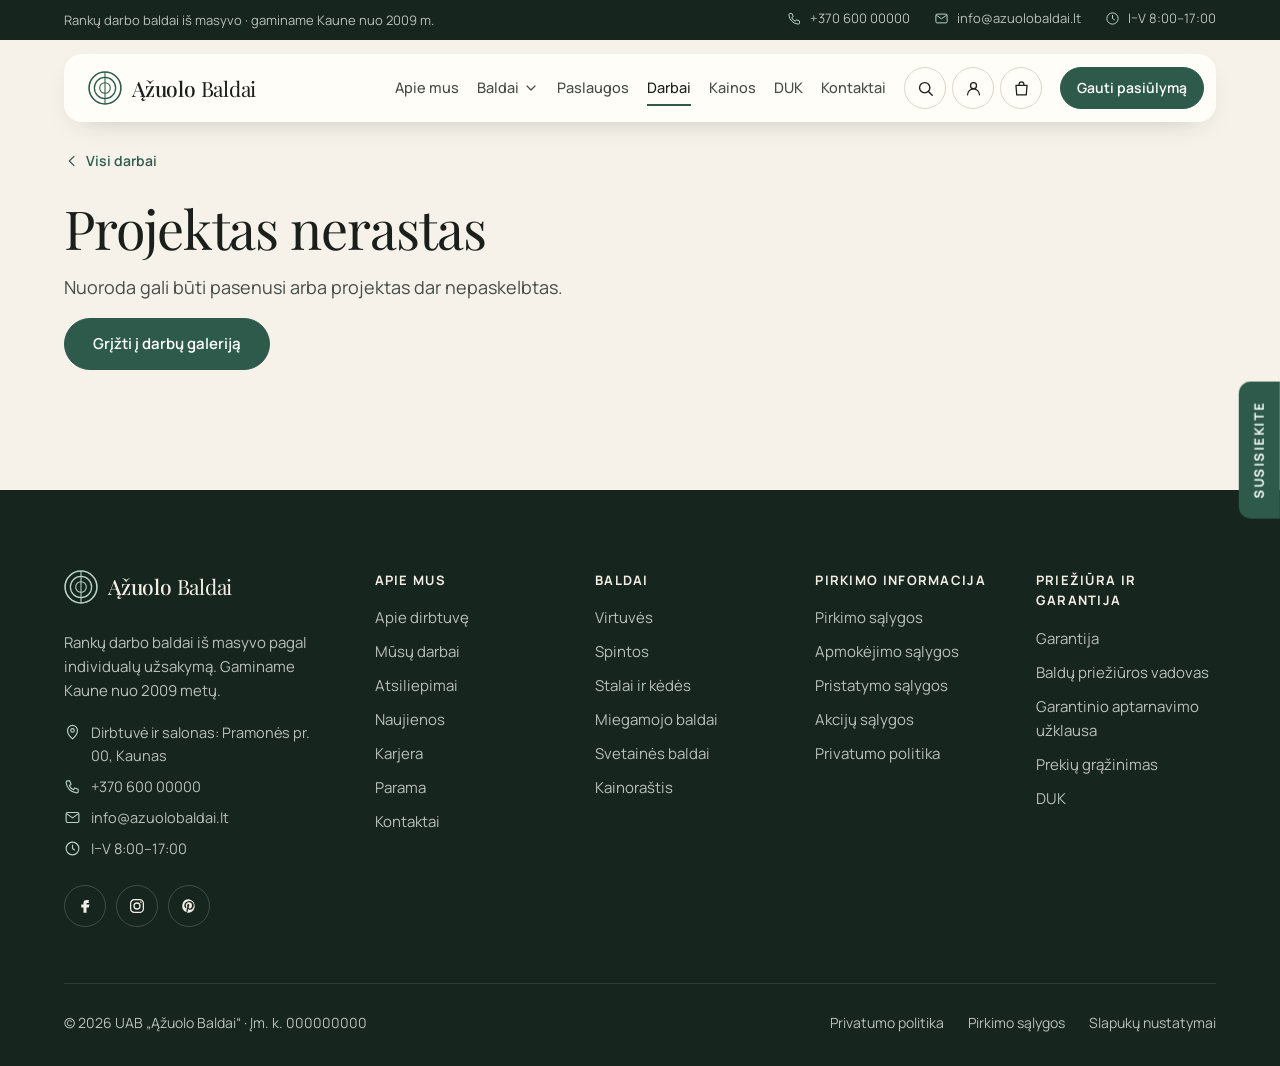
<file: projektas.html>
<!doctype html>
<html lang="lt">
<head>
  <meta charset="utf-8">
  <meta name="viewport" content="width=device-width, initial-scale=1, viewport-fit=cover">
  <title>Projektas — Ąžuolo Baldai</title>
  <meta name="description" content="Ąžuolo Baldai projektas: nuotraukos, informacija ir galimybė gauti panašaus baldo pasiūlymą.">
  <meta name="theme-color" content="#f6f2ea">
  <link rel="icon" href="data:image/svg+xml,%3Csvg xmlns='http://www.w3.org/2000/svg' viewBox='0 0 32 32'%3E%3Crect width='32' height='32' rx='8' fill='%232e5a4c'/%3E%3Ccircle cx='16' cy='16' r='10' fill='none' stroke='%23f6f2ea' stroke-width='1.6'/%3E%3Ccircle cx='16' cy='16' r='5' fill='none' stroke='%23f6f2ea' stroke-width='1.4'/%3E%3C/svg%3E">
  <link rel="preconnect" href="https://fonts.googleapis.com">
  <link rel="preconnect" href="https://fonts.gstatic.com" crossorigin>
  <link href="https://fonts.googleapis.com/css2?family=Playfair+Display:ital,wght@0,400;0,500;1,400;1,500&family=Manrope:wght@400;500;600;700&display=swap" rel="stylesheet">
  <link rel="stylesheet" href="styles.css">
</head>
<body>

<a class="skip" href="#turinys">Pereiti prie turinio</a>

<svg width="0" height="0" style="position:absolute" aria-hidden="true">
  <symbol id="i-phone" viewBox="0 0 24 24"><path d="M5 4h3l2 5-2.5 1.5a11 11 0 0 0 6 6L15 14l5 2v3a2 2 0 0 1-2 2A16 16 0 0 1 3 6a2 2 0 0 1 2-2" fill="none" stroke="currentColor" stroke-width="1.6" stroke-linejoin="round"/></symbol>
  <symbol id="i-mail" viewBox="0 0 24 24"><rect x="3" y="5" width="18" height="14" rx="2" fill="none" stroke="currentColor" stroke-width="1.6"/><path d="m3.5 6.5 8.5 6 8.5-6" fill="none" stroke="currentColor" stroke-width="1.6"/></symbol>
  <symbol id="i-clock" viewBox="0 0 24 24"><circle cx="12" cy="12" r="9" fill="none" stroke="currentColor" stroke-width="1.6"/><path d="M12 7v5l3 2" fill="none" stroke="currentColor" stroke-width="1.6" stroke-linecap="round"/></symbol>
  <symbol id="i-arrow" viewBox="0 0 24 24"><path d="M5 12h14m-5-5 5 5-5 5" fill="none" stroke="currentColor" stroke-width="1.8" stroke-linecap="round" stroke-linejoin="round"/></symbol>
  <symbol id="i-up" viewBox="0 0 24 24"><path d="M12 19V5m-6 6 6-6 6 6" fill="none" stroke="currentColor" stroke-width="1.8" stroke-linecap="round" stroke-linejoin="round"/></symbol>
  <symbol id="i-close" viewBox="0 0 24 24"><path d="M6 6l12 12M18 6 6 18" stroke="currentColor" stroke-width="1.8" stroke-linecap="round"/></symbol>
  <symbol id="i-left" viewBox="0 0 24 24"><path d="m15 5-7 7 7 7" fill="none" stroke="currentColor" stroke-width="1.8" stroke-linecap="round" stroke-linejoin="round"/></symbol>
  <symbol id="i-right" viewBox="0 0 24 24"><path d="m9 5 7 7-7 7" fill="none" stroke="currentColor" stroke-width="1.8" stroke-linecap="round" stroke-linejoin="round"/></symbol>
  <symbol id="i-chev" viewBox="0 0 24 24"><path d="m6 9 6 6 6-6" fill="none" stroke="currentColor" stroke-width="1.8" stroke-linecap="round" stroke-linejoin="round"/></symbol>
  <symbol id="i-zoom" viewBox="0 0 24 24"><circle cx="11" cy="11" r="6.5" fill="none" stroke="currentColor" stroke-width="1.7"/><path d="m16 16 4.5 4.5M11 8v6M8 11h6" stroke="currentColor" stroke-width="1.7" stroke-linecap="round"/></symbol>
  <symbol id="i-fb" viewBox="0 0 24 24"><path d="M14 8h3V4h-3a4 4 0 0 0-4 4v2H7v4h3v7h4v-7h3l1-4h-4V8Z" fill="currentColor"/></symbol>
  <symbol id="i-ig" viewBox="0 0 24 24"><rect x="3.5" y="3.5" width="17" height="17" rx="5" fill="none" stroke="currentColor" stroke-width="1.7"/><circle cx="12" cy="12" r="4" fill="none" stroke="currentColor" stroke-width="1.7"/><circle cx="17.2" cy="6.8" r="1.1" fill="currentColor"/></symbol>
  <symbol id="i-pt" viewBox="0 0 24 24"><path d="M12 3a9 9 0 0 0-3.3 17.4c-.1-.8-.1-2 0-2.8l1.1-4.6s-.3-.6-.3-1.4c0-1.3.8-2.3 1.7-2.3.8 0 1.2.6 1.2 1.3 0 .8-.5 2-.8 3.1-.2.9.5 1.7 1.4 1.7 1.7 0 3-1.8 3-4.4 0-2.3-1.6-3.9-4-3.9-2.7 0-4.3 2-4.3 4.2 0 .8.3 1.7.7 2.2l.1.4-.3 1c0 .2-.2.3-.4.2-1.2-.6-2-2.4-2-3.8 0-3.1 2.3-6 6.5-6 3.4 0 6.1 2.4 6.1 5.7 0 3.4-2.1 6.1-5.1 6.1-1 0-1.9-.5-2.3-1.1l-.6 2.4c-.2.9-.8 2-1.2 2.6A9 9 0 1 0 12 3Z" fill="currentColor"/></symbol>
</svg>

<header class="site-header" id="siteHeader">
  <div class="topbar">
    <div class="wrap topbar__in">
      <p class="topbar__note">Rankų darbo baldai iš masyvo · gaminame Kaune nuo 2009 m.</p>
      <ul class="topbar__links">
        <li><a href="tel:+37060000000"><svg><use href="#i-phone"/></svg>+370 600 00000</a></li>
        <li><a href="mailto:info@azuolobaldai.lt"><svg><use href="#i-mail"/></svg>info@azuolobaldai.lt</a></li>
        <li><span><svg><use href="#i-clock"/></svg>I–V 8:00–17:00</span></li>
      </ul>
    </div>
  </div>
  <div class="wrap">
    <div class="nav">
      <a href="index.html" class="logo" aria-label="Ąžuolo Baldai — pradžia">
        <svg viewBox="0 0 32 32" aria-hidden="true"><circle cx="16" cy="16" r="15" fill="none" stroke="currentColor" stroke-width="1.5"/><circle cx="16" cy="16" r="10" fill="none" stroke="currentColor" stroke-width="1.2"/><circle cx="16" cy="16" r="5" fill="none" stroke="currentColor" stroke-width="1"/><path d="M16 1v30" stroke="currentColor" stroke-width="1"/></svg>
        <span class="logo__text"><strong>Ąžuolo</strong> Baldai</span>
      </a>
      <nav class="nav__links" aria-label="Pagrindinė navigacija">
        <a href="index.html#apie">Apie mus</a>
        <div class="dd">
          <button class="dd__btn" type="button" aria-expanded="false" aria-controls="ddBaldai">Baldai<svg class="dd__chev" aria-hidden="true"><use href="#i-chev"/></svg></button>
          <div class="dd__menu" id="ddBaldai" hidden>
            <a class="dd__item" href="index.html#f-virtuve"><strong>Virtuvės</strong><span data-cat-count="virtuve"></span></a>
            <a class="dd__item" href="index.html#u-spinta"><strong>Spintos</strong><span>Užklausa su pasirinkta kategorija</span></a>
            <a class="dd__item" href="index.html#f-stalai"><strong>Stalai ir kėdės</strong><span data-cat-count="stalai"></span></a>
            <a class="dd__item" href="index.html#f-miegamasis"><strong>Miegamojo baldai</strong><span data-cat-count="miegamasis"></span></a>
            <a class="dd__item" href="index.html#f-svetaine"><strong>Svetainės baldai</strong><span data-cat-count="svetaine"></span></a>
          </div>
        </div>
        <a href="index.html#paslaugos">Paslaugos</a>
        <a href="index.html#darbai" class="is-active">Darbai</a>
        <a href="index.html#kainos">Kainos</a>
        <a href="index.html#duk">DUK</a>
        <a href="index.html#kontaktai">Kontaktai</a>
      </nav>
      <div class="nav__tools" data-tools></div>
      <a href="index.html#kontaktai" class="btn btn--sm nav__cta js-offer">Gauti pasiūlymą</a>
      <button class="burger" aria-label="Atidaryti meniu" aria-expanded="false" aria-controls="mobileMenu"><span></span><span></span></button>
    </div>
  </div>
</header>

<div class="mobile-menu" id="mobileMenu" aria-hidden="true">
  <nav class="mobile-menu__links" aria-label="Mobilioji navigacija">
    <a href="index.html#apie">Apie mus</a>
    <div class="mm-group">
      <button class="mm-group__btn" type="button" aria-expanded="false" aria-controls="mmBaldai">Baldai<svg aria-hidden="true"><use href="#i-chev"/></svg></button>
      <div class="mm-group__list" id="mmBaldai" hidden>
        <a href="index.html#f-virtuve">Virtuvės</a>
        <a href="index.html#u-spinta">Spintos</a>
        <a href="index.html#f-stalai">Stalai ir kėdės</a>
        <a href="index.html#f-miegamasis">Miegamojo baldai</a>
        <a href="index.html#f-svetaine">Svetainės baldai</a>
      </div>
    </div>
    <a href="index.html#paslaugos">Paslaugos</a>
    <a href="index.html#darbai">Darbai</a>
    <a href="index.html#kainos">Kainos</a>
    <a href="index.html#duk">DUK</a>
    <a href="index.html#kontaktai">Kontaktai</a>
  </nav>
  <div class="mobile-menu__foot">
    <a href="tel:+37060000000" class="btn btn--block">Skambinti +370 600 00000</a>
    <a href="mailto:info@azuolobaldai.lt" class="btn btn--ghost btn--block">info@azuolobaldai.lt</a>
    <p>I–V 8:00–17:00 · Pramonės pr. 00, Kaunas</p>
  </div>
</div>

<main id="turinys">
  <section class="page-top">
    <div class="wrap" id="project">
      <noscript><p class="muted">Projekto informacijai rodyti reikalingas JavaScript. <a href="index.html#darbai">Grįžti į darbų galeriją</a></p></noscript>
    </div>
  </section>
  <section class="pj__more" id="pjMore" hidden>
    <div class="wrap">
      <div class="section__head section__head--row">
        <div>
          <p class="eyebrow">Daugiau darbų</p>
          <h2 class="h2">Kiti <em>projektai</em></h2>
        </div>
        <a href="index.html#darbai" class="link-arrow">Visi darbai <svg><use href="#i-arrow"/></svg></a>
      </div>
      <ul class="pgrid" id="pjMoreGrid"></ul>
    </div>
  </section>
</main>

<footer class="footer" data-footer></footer>

<a href="index.html#kontaktai" class="side-tab js-offer">Susisiekite</a>
<div class="float-actions">
  <a href="tel:+37060000000" class="fab" aria-label="Skambinti"><svg><use href="#i-phone"/></svg></a>
  <a href="mailto:info@azuolobaldai.lt" class="fab" aria-label="Rašyti el. laišką"><svg><use href="#i-mail"/></svg></a>
  <a href="#" class="fab fab--top" aria-label="Į viršų"><svg><use href="#i-up"/></svg></a>
</div>
<div class="mobile-bar" id="mobileBar">
  <a href="tel:+37060000000" class="mobile-bar__call"><svg><use href="#i-phone"/></svg>Skambinti</a>
  <a href="index.html#kontaktai" class="mobile-bar__cta js-offer">Gauti pasiūlymą</a>
</div>

<script src="https://cdn.jsdelivr.net/npm/gsap@3.13.0/dist/gsap.min.js"></script>
<script src="config.js"></script>
<script src="js/projects-data.js"></script>
<script src="js/layout.js"></script>
<script src="js/site.js"></script>
<script src="js/shop.js"></script>
<script src="js/project-page.js"></script>
</body>
</html>
</file>
<file: styles.css>
/* =========================================================
   Ąžuolo Baldai — stiliai
   ========================================================= */
:root {
  --bg: #f6f2ea;
  --bg-alt: #ede6d9;
  --surface: #fffdf9;
  --ink: #1b1f1c;
  --ink-2: #444c47;
  --muted: #646b66;
  --line: #ddd5c6;
  --green: #2e5a4c;
  --green-2: #3b7262;
  --green-d: #17251f;
  --green-soft: #dfe8e2;
  --oak: #a8743f;
  --oak-soft: #eadcc7;
  --on-dark: #f3eee4;
  --on-dark-muted: #b9c0b9;

  --serif: "Playfair Display", Georgia, serif; /* Fraunces netiko: neteisingai rodė „ū“ ir „Ū“ */
  --sans: "Manrope", system-ui, -apple-system, "Segoe UI", sans-serif;
  --ease: cubic-bezier(.2, .8, .2, 1);
  --r-sm: 10px;
  --r: 14px;
  --r-lg: 22px;
  --gutter: 64px;
  --topbar: 40px;
  --shadow: 0 18px 40px -22px rgba(23, 37, 31, .35);
}

*, *::before, *::after { box-sizing: border-box; margin: 0; padding: 0; }
html { scroll-behavior: smooth; -webkit-text-size-adjust: 100%; scroll-padding-top: 96px; }
body {
  background: var(--bg); color: var(--ink);
  font-family: var(--sans); font-size: 16px; line-height: 1.6;
  -webkit-font-smoothing: antialiased; overflow-x: hidden;
  font-variant-numeric: lining-nums;
}
img { display: block; max-width: 100%; }
a { color: inherit; text-decoration: none; }
button { font: inherit; color: inherit; cursor: pointer; background: none; border: 0; }
svg { width: 20px; height: 20px; flex: none; }
ul, ol { list-style: none; }
:focus-visible { outline: 2px solid var(--oak); outline-offset: 3px; border-radius: 6px; }
body.no-scroll { overflow: hidden; }

.wrap { width: 100%; max-width: 1360px; margin: 0 auto; padding: 0 var(--gutter); }
.skip { position: absolute; left: -999px; top: 8px; background: var(--ink); color: var(--bg); padding: 8px 16px; border-radius: 8px; z-index: 200; }
.skip:focus { left: 16px; }

/* ---------- tipografija ---------- */
.eyebrow { display: inline-flex; align-items: center; gap: 10px; font-size: 13px; font-weight: 700; color: var(--green); margin-bottom: 16px; letter-spacing: .08em; text-transform: uppercase; }
.eyebrow::before { content: ""; width: 24px; height: 1px; background: currentColor; }
.eyebrow--light { color: #b9d3c7; }
.h2 { font-family: var(--serif); font-weight: 400; font-size: clamp(32px, 4.4vw, 60px); line-height: 1.06; letter-spacing: -.02em; max-width: 18ch; }
.h3 { font-family: var(--serif); font-weight: 400; font-size: clamp(24px, 2.4vw, 32px); line-height: 1.15; letter-spacing: -.01em; }
.h2 em, .h3 em, .hero__title em, .proj__endcard em { font-style: italic; color: var(--green); }
.lead { font-size: 18px; color: var(--ink-2); max-width: 54ch; }
.muted { color: var(--muted); }

/* ---------- mygtukai ---------- */
.btn {
  display: inline-flex; align-items: center; justify-content: center; gap: 10px;
  min-height: 52px; padding: 0 28px; border-radius: 999px;
  background: var(--green); color: #fff; border: 1px solid var(--green);
  font-weight: 600; font-size: 15px; white-space: nowrap;
  transition: transform .15s var(--ease), background .15s var(--ease), color .15s, border-color .15s;
}
.btn svg { width: 18px; height: 18px; }
.btn:hover { background: var(--green-d); border-color: var(--green-d); transform: translateY(-1px); }
.btn:active { transform: scale(.985); transition-duration: .09s; }
.btn--sm { min-height: 42px; padding: 0 20px; font-size: 14px; }
.btn--block { width: 100%; }
.btn--light { background: var(--on-dark); border-color: var(--on-dark); color: var(--ink); }
.btn--light:hover { background: #fff; border-color: #fff; }
.btn--outline { background: transparent; border-color: rgba(255,255,255,.55); color: #fff; }
.btn--outline:hover { background: rgba(255,255,255,.12); border-color: #fff; }
.btn--ghost { background: transparent; border-color: var(--line); color: var(--ink); }
.btn--ghost:hover { background: var(--bg-alt); border-color: var(--ink-2); }
.link-arrow { display: inline-flex; align-items: center; gap: 10px; font-weight: 600; color: var(--green); border-bottom: 1px solid currentColor; padding-bottom: 4px; }
.link-arrow svg { width: 18px; transition: transform .15s var(--ease); }
.link-arrow:hover svg { transform: translateX(4px); }

/* ---------- antraštė ---------- */
.site-header { position: fixed; inset: 0 0 auto; z-index: 60; transition: transform .35s var(--ease); }
.site-header.is-scrolled { transform: translateY(calc(var(--topbar) * -1)); }
.topbar { height: var(--topbar); background: var(--green-d); color: var(--on-dark-muted); font-size: 13px; }
.topbar__in { height: 100%; display: flex; align-items: center; justify-content: space-between; gap: 24px; }
.topbar__links { display: flex; align-items: center; gap: 24px; }
.topbar__links a, .topbar__links span { display: inline-flex; align-items: center; gap: 8px; transition: color .15s; }
.topbar__links a:hover { color: #fff; }
.topbar__links svg { width: 15px; height: 15px; color: #b9d3c7; }
.topbar__social { display: flex; gap: 12px; padding-left: 20px; border-left: 1px solid rgba(255,255,255,.15); }
.topbar__social svg { color: var(--on-dark-muted); }

.nav {
  margin-top: 14px; height: 68px; padding: 0 12px 0 24px;
  display: flex; align-items: center; gap: 28px;
  background: rgba(255, 253, 249, .94); backdrop-filter: blur(14px); -webkit-backdrop-filter: blur(14px);
  border-radius: 18px; box-shadow: 0 10px 30px -18px rgba(23, 37, 31, .35);
  transition: box-shadow .3s var(--ease);
}
.site-header.is-scrolled .nav { box-shadow: 0 14px 34px -16px rgba(23, 37, 31, .4); }
.logo { display: inline-flex; align-items: center; gap: 10px; color: var(--ink); }
.logo svg { width: 34px; height: 34px; color: var(--green); }
.logo__text { font-family: var(--serif); font-size: 21px; letter-spacing: -.01em; line-height: 1; }
.logo__text strong { font-weight: 500; }
.logo--light { color: var(--on-dark); }
.logo--light svg { color: #b9d3c7; }
.nav__links { display: flex; gap: 26px; margin-left: auto; font-size: 15px; font-weight: 500; }
.nav__links a { position: relative; color: var(--ink-2); padding: 6px 0; transition: color .15s; }
.nav__links a::after { content: ""; position: absolute; left: 0; right: 0; bottom: 0; height: 1.5px; background: var(--green); transform: scaleX(0); transform-origin: left; transition: transform .25s var(--ease); }
.nav__links a:hover, .nav__links a.is-active { color: var(--ink); }
.nav__links a:hover::after, .nav__links a.is-active::after { transform: scaleX(1); }
.nav__phone { display: inline-flex; align-items: center; gap: 8px; height: 42px; padding: 0 16px; border: 1px solid var(--line); border-radius: 999px; font-size: 14px; font-weight: 600; transition: border-color .15s; }
.nav__phone:hover { border-color: var(--green); }
.nav__phone svg { width: 16px; height: 16px; color: var(--green); }
.burger { display: none; width: 46px; height: 46px; margin-left: auto; position: relative; border-radius: 12px; background: var(--bg-alt); }
.burger span { position: absolute; left: 13px; right: 13px; height: 1.6px; background: var(--ink); border-radius: 2px; transition: transform .3s var(--ease); }
.burger span:first-child { top: 19px; }
.burger span:last-child { top: 26px; }
.burger[aria-expanded="true"] span:first-child { transform: translateY(3.5px) rotate(45deg); }
.burger[aria-expanded="true"] span:last-child { transform: translateY(-3.5px) rotate(-45deg); }

.mobile-menu {
  position: fixed; inset: 0; z-index: 55; background: var(--bg);
  display: flex; flex-direction: column; justify-content: space-between;
  padding: 120px 20px calc(24px + env(safe-area-inset-bottom));
  visibility: hidden; opacity: 0; overflow-y: auto;
}
.mobile-menu__links { display: flex; flex-direction: column; }
.mobile-menu__links a { font-family: var(--serif); font-size: 34px; line-height: 1.2; padding: 10px 0; border-bottom: 1px solid var(--line); }
.mobile-menu__foot { display: grid; gap: 10px; margin-top: 32px; }
.mobile-menu__foot p { font-size: 14px; color: var(--muted); text-align: center; margin-top: 6px; }

/* ---------- hero ---------- */
.hero { position: relative; min-height: 100vh; min-height: 100svh; max-height: 980px; display: flex; align-items: flex-end; color: #fff; overflow: hidden; background: var(--green-d); }
.hero__bg { position: absolute; inset: 0; }
.hero__bg img { width: 100%; height: 115%; object-fit: cover; }
.hero__bg::after { content: ""; position: absolute; inset: 0; background: linear-gradient(95deg, rgba(14, 22, 18, .82) 0%, rgba(14, 22, 18, .5) 45%, rgba(14, 22, 18, .1) 75%), linear-gradient(0deg, rgba(14, 22, 18, .55), transparent 40%); }
.hero__in { position: relative; display: flex; justify-content: space-between; align-items: flex-end; gap: 40px; padding-top: 180px; padding-bottom: 128px; }
.hero__content { max-width: 720px; }
.hero__eyebrow { display: inline-flex; align-items: center; gap: 12px; font-size: 13px; font-weight: 700; letter-spacing: .1em; text-transform: uppercase; color: #cfe0d7; margin-bottom: 24px; }
.hero__eyebrow span { width: 32px; height: 1px; background: currentColor; }
.hero__title { font-family: var(--serif); font-weight: 400; font-size: clamp(42px, 6.6vw, 98px); line-height: 1; letter-spacing: -.03em; }
.hero__title em { color: #bcd6c9; }
.hero__list { margin-top: 32px; display: grid; gap: 10px; }
.hero__list li { display: flex; align-items: center; gap: 12px; font-size: 16px; color: #e7ece8; }
.hero__list svg { width: 22px; height: 22px; padding: 4px; border-radius: 50%; background: rgba(188, 214, 201, .2); color: #cfe6da; }
.hero__actions { display: flex; flex-wrap: wrap; gap: 12px; margin-top: 40px; }
.hero__card { background: rgba(255, 253, 249, .12); border: 1px solid rgba(255,255,255,.2); backdrop-filter: blur(12px); -webkit-backdrop-filter: blur(12px); border-radius: var(--r); padding: 18px 22px; max-width: 240px; }
.hero__stars { display: flex; gap: 2px; color: #e9c46a; }
.hero__stars svg { width: 16px; height: 16px; }
.hero__card p { font-size: 14px; color: #e7ece8; margin-top: 6px; line-height: 1.4; }
.hero__card strong { color: #fff; font-size: 18px; font-family: var(--serif); font-weight: 500; }
.hero__scroll { position: absolute; left: 50%; bottom: 96px; width: 26px; height: 42px; margin-left: -13px; border: 1.5px solid rgba(255,255,255,.5); border-radius: 20px; display: none; }
.hero__scroll span { position: absolute; left: 50%; top: 8px; width: 3px; height: 8px; margin-left: -1.5px; background: #fff; border-radius: 2px; animation: scrollDot 1.8s var(--ease) infinite; }
@keyframes scrollDot { 0% { transform: translateY(0); opacity: 1; } 70% { transform: translateY(14px); opacity: 0; } 100% { opacity: 0; } }

/* ---------- greita užklausa ---------- */
.quick { position: relative; z-index: 5; margin-top: -72px; }
.quick__card {
  background: var(--surface); border-radius: var(--r-lg); box-shadow: var(--shadow);
  padding: 28px 28px 28px 32px; display: grid; grid-template-columns: 1.15fr 1fr 1fr 1fr auto; gap: 16px; align-items: end;
}
.quick__head h2 { font-family: var(--serif); font-weight: 400; font-size: 24px; line-height: 1.15; }
.quick__head p { font-size: 14px; color: var(--muted); margin-top: 4px; }
.quick__btn { min-height: 50px; }
.quick .form__ok { grid-column: 1 / -1; }

/* ---------- laukai ---------- */
.field { display: flex; flex-direction: column; gap: 6px; min-width: 0; }
.field label { font-size: 13px; font-weight: 600; color: var(--ink-2); }
.field input, .field select, .field textarea {
  font: inherit; font-size: 16px; color: var(--ink); width: 100%;
  background: var(--bg); border: 1px solid var(--line); border-radius: var(--r-sm);
  padding: 12px 14px; min-height: 50px; transition: border-color .15s, background .15s, box-shadow .15s;
  -webkit-appearance: none; appearance: none;
}
.field select { background-image: url("data:image/svg+xml,%3Csvg xmlns='http://www.w3.org/2000/svg' viewBox='0 0 24 24'%3E%3Cpath d='m6 9 6 6 6-6' fill='none' stroke='%23444c47' stroke-width='1.8'/%3E%3C/svg%3E"); background-repeat: no-repeat; background-position: right 12px center; background-size: 18px; padding-right: 40px; }
.field textarea { resize: vertical; min-height: 110px; }
.field input:focus, .field select:focus, .field textarea:focus { outline: none; border-color: var(--green); background-color: #fff; box-shadow: 0 0 0 3px var(--green-soft); }
.field.is-error input, .check.is-error span { border-color: #b3412e; color: inherit; }
.field.is-error input { box-shadow: 0 0 0 3px #f3d9d3; }
.check.is-error { color: #b3412e; }
.form__ok { color: var(--green); font-weight: 600; background: var(--green-soft); padding: 12px 16px; border-radius: var(--r-sm); }

/* ---------- sekcijos ---------- */
.section { padding: 128px 0 112px; }
.section--alt { background: var(--bg-alt); }
.section__head { margin-bottom: 56px; }
.section__head--row { display: flex; justify-content: space-between; align-items: flex-end; gap: 32px 64px; flex-wrap: wrap; }
.section__side { max-width: 40ch; color: var(--ink-2); font-size: 17px; }

/* ---------- apie ---------- */
.about__grid { display: grid; grid-template-columns: 1fr 1fr; gap: 96px; align-items: center; }
.about__media { position: relative; padding: 0 0 64px 0; }
.about__img { border-radius: var(--r-lg); overflow: hidden; background: var(--oak-soft); }
.about__img img { width: 100%; height: 100%; object-fit: cover; }
.about__img--main { aspect-ratio: 4 / 4.6; width: 82%; }
.about__img--small { position: absolute; right: 0; bottom: 0; width: 44%; aspect-ratio: 1; border: 8px solid var(--bg); }
.about__since { position: absolute; left: 24px; top: 24px; background: var(--green); color: #fff; border-radius: var(--r); padding: 14px 18px; }
.about__since strong { display: block; font-family: var(--serif); font-weight: 400; font-size: 32px; line-height: 1; }
.about__since span { font-size: 13px; opacity: .85; }
.about__text .lead { margin-top: 24px; }
.about__text .muted { margin-top: 16px; max-width: 54ch; }
.stats { display: grid; grid-template-columns: repeat(3, 1fr); gap: 24px; margin: 40px 0; padding: 28px 0; border-top: 1px solid var(--line); border-bottom: 1px solid var(--line); }
.stat strong { display: block; font-family: var(--serif); font-weight: 400; font-size: clamp(32px, 3.4vw, 46px); line-height: 1; letter-spacing: -.02em; color: var(--green); }
.stat span { display: block; margin-top: 8px; color: var(--muted); font-size: 14px; line-height: 1.35; }

/* ---------- paslaugų kortelės ---------- */
.cards { display: grid; grid-template-columns: repeat(3, 1fr); gap: 24px; }
.card { position: relative; display: block; aspect-ratio: 4 / 4.4; border-radius: var(--r-lg); overflow: hidden; background: var(--green-d); color: #fff; isolation: isolate; }
.card img { position: absolute; inset: 0; width: 100%; height: 100%; object-fit: cover; transition: transform .7s var(--ease); z-index: -2; }
.card::after { content: ""; position: absolute; inset: 0; z-index: -1; background: linear-gradient(0deg, rgba(14, 22, 18, .82) 0%, rgba(14, 22, 18, .25) 45%, transparent 70%); transition: opacity .3s; }
.card:hover img { transform: scale(1.04); }
.card__body { position: absolute; left: 0; right: 0; bottom: 0; padding: 24px; }
.card__tag { display: inline-block; background: rgba(255,253,249,.95); color: var(--ink); font-family: var(--serif); font-size: 20px; padding: 6px 14px; border-radius: 10px; }
.card__body p { margin-top: 12px; color: #e7ece8; font-size: 15px; max-width: 32ch; }
.card__more { display: inline-flex; align-items: center; gap: 8px; margin-top: 14px; font-size: 13px; font-weight: 700; letter-spacing: .08em; text-transform: uppercase; }
.card__more svg { width: 16px; transition: transform .2s var(--ease); }
.card:hover .card__more svg { transform: translateX(4px); }
.swipe-hint { display: none; }

/* ---------- privalumai ---------- */
.benefits { background: var(--green); color: #fff; padding: 56px 0; }
.benefits__grid { display: grid; grid-template-columns: repeat(4, 1fr); gap: 32px; }
.benefit { display: grid; grid-template-columns: 48px 1fr; column-gap: 16px; align-items: start; }
.benefit svg { grid-row: span 2; width: 48px; height: 48px; padding: 11px; border-radius: 14px; background: rgba(255,255,255,.1); color: #cfe6da; }
.benefit h3 { font-family: var(--serif); font-weight: 400; font-size: 21px; line-height: 1.2; }
.benefit p { font-size: 14px; color: #cfdcd5; margin-top: 4px; }

/* ---------- projektai ---------- */
.projects { background: var(--bg); padding: 128px 0 112px; }
.projects__head { display: flex; justify-content: space-between; align-items: flex-end; gap: 24px 32px; flex-wrap: wrap; margin-bottom: 32px; }
.projects__meta { min-width: 200px; }
.projects__count { font-size: 14px; color: var(--muted); text-align: right; font-variant-numeric: lining-nums tabular-nums; }
.projects__count span { font-family: var(--serif); font-size: 20px; color: var(--ink); }
.projects__progress { height: 2px; background: var(--line); margin-top: 10px; border-radius: 2px; overflow: hidden; }
.projects__progress span { display: block; height: 100%; background: var(--green); transform-origin: left; transform: scaleX(1); transition: transform .45s var(--ease); }

/* filtrai */
.filters { display: flex; flex-wrap: wrap; gap: 8px; margin-bottom: 32px; }
.chip { display: inline-flex; align-items: center; gap: 8px; min-height: 44px; padding: 0 18px; border-radius: 999px; border: 1px solid var(--line); background: var(--surface); font-size: 14px; font-weight: 600; color: var(--ink-2); transition: background .15s, color .15s, border-color .15s; }
.chip:hover { border-color: var(--ink-2); color: var(--ink); }
.chip.is-active { background: var(--green); border-color: var(--green); color: #fff; }
.chip__n { min-width: 22px; height: 22px; padding: 0 6px; border-radius: 999px; display: inline-grid; place-items: center; font-size: 12px; background: var(--bg-alt); color: var(--ink-2); font-variant-numeric: lining-nums tabular-nums; }
.chip.is-active .chip__n { background: rgba(255,255,255,.18); color: #fff; }

/* kortelių tinklelis */
.pgrid { display: grid; grid-template-columns: repeat(3, minmax(0, 1fr)); gap: 24px; }
.pcard { background: var(--surface); border-radius: var(--r-lg); overflow: hidden; display: flex; flex-direction: column; }
.pcard[hidden] { display: none; }
.pcard__zoom { position: relative; display: block; width: 100%; aspect-ratio: 4 / 3; overflow: hidden; background: var(--oak-soft); cursor: zoom-in; }
.pcard__zoom img { width: 100%; height: 100%; object-fit: cover; transition: transform .7s var(--ease); }
.pcard__zoom:hover img, .pcard__zoom:focus-visible img { transform: scale(1.04); }
.pcard__zi, .sample__zi { position: absolute; right: 12px; top: 12px; width: 40px; height: 40px; border-radius: 50%; display: grid; place-items: center; background: rgba(255,253,249,.92); color: var(--green); opacity: 0; transform: scale(.9); transition: opacity .2s, transform .2s var(--ease); }
.pcard__zoom:hover .pcard__zi, .pcard__zoom:focus-visible .pcard__zi, .sample__zoom:hover .sample__zi, .sample__zoom:focus-visible .sample__zi { opacity: 1; transform: none; }
.pcard__body { padding: 20px 22px 22px; display: flex; flex-direction: column; gap: 6px; flex: 1; }
.pcard__tag { font-size: 12px; font-weight: 700; letter-spacing: .1em; text-transform: uppercase; color: var(--green); }
.pcard__body h3 { font-family: var(--serif); font-weight: 400; font-size: 23px; line-height: 1.2; }
.pcard__body p { color: var(--muted); font-size: 14.5px; flex: 1; }
.pcard__link { align-self: flex-start; margin-top: 12px; }
.pcard__link svg { width: 16px; height: 16px; transition: transform .15s var(--ease); }
.pcard__link:hover svg { transform: translateX(3px); }
.pgrid__end { margin-top: 24px; background: var(--green-d); color: var(--on-dark); border-radius: var(--r-lg); padding: 32px 36px; display: flex; justify-content: space-between; align-items: center; gap: 24px; flex-wrap: wrap; }
.pgrid__end h3 { font-family: var(--serif); font-weight: 400; font-size: 30px; line-height: 1.1; }
.pgrid__end em { color: #bcd6c9; }
.pgrid__end p { color: var(--on-dark-muted); margin-top: 6px; }

/* ---------- mediena ---------- */
.woods { display: grid; grid-template-columns: repeat(4, 1fr); gap: 24px; }
.wood { background: var(--surface); border-radius: var(--r-lg); padding: 14px 14px 24px; }
.wood__swatch { height: 150px; border-radius: var(--r); margin-bottom: 20px; position: relative; overflow: hidden; }
.wood__swatch::after { content: ""; position: absolute; inset: 0; background: repeating-radial-gradient(ellipse 140% 40% at 30% 120%, transparent 0 9px, rgba(0,0,0,.07) 10px 11px, transparent 12px 19px); mix-blend-mode: multiply; }
.wood__swatch--oak { background: #b88a58; }
.wood__swatch--ash { background: #d9c3a0; }
.wood__swatch--walnut { background: #5c3e2a; }
.wood__swatch--birch { background: #e6d6b8; }
.wood h3, .wood p, .wood dl { padding: 0 8px; }
.wood h3 { font-family: var(--serif); font-weight: 400; font-size: 24px; }
.wood p { color: var(--muted); font-size: 15px; margin: 6px 0 16px; }
.wood dl { display: grid; gap: 8px; font-size: 14px; }
.wood dl div { display: flex; justify-content: space-between; align-items: center; gap: 16px; }
.wood dt { color: var(--muted); }
.wood dd { font-weight: 600; color: var(--ink-2); }
.wood dd i { display: block; width: 88px; height: 4px; border-radius: 4px; background: var(--line); position: relative; overflow: hidden; }
.wood dd i::after { content: ""; position: absolute; inset: 0; background: var(--green); transform-origin: left; transform: scaleX(var(--v)); }

/* ---------- procesas ---------- */
.process { background: var(--green-d); color: var(--on-dark); padding: 128px 0; }
.process__in { display: grid; grid-template-columns: 1fr 1.2fr; gap: 96px; align-items: start; }
.process__intro { position: sticky; top: 140px; }
.process .h2 em { color: #bcd6c9; }
.process__lead { color: var(--on-dark-muted); margin-top: 20px; max-width: 40ch; }
.process__bar { margin-top: 40px; height: 2px; background: rgba(243, 238, 228, .14); border-radius: 2px; overflow: hidden; max-width: 320px; }
.process__bar span { display: block; height: 100%; background: #bcd6c9; transform-origin: left; transform: scaleX(0); }
.step { display: grid; grid-template-columns: 64px 1fr; gap: 16px; padding: 36px 0; border-bottom: 1px solid rgba(243, 238, 228, .12); }
.step:first-child { padding-top: 0; }
.step__n { font-family: var(--serif); font-size: 20px; color: #bcd6c9; }
.step h3 { font-family: var(--serif); font-weight: 400; font-size: 28px; line-height: 1.2; }
.step p { color: var(--on-dark-muted); margin: 8px 0 14px; max-width: 48ch; }
.step__t { display: inline-block; font-size: 13px; font-weight: 600; border: 1px solid rgba(243, 238, 228, .22); border-radius: 999px; padding: 4px 12px; }

/* ---------- kainos ---------- */
.tabs { display: flex; gap: 8px; flex-wrap: wrap; margin-bottom: 16px; }
.tab { min-height: 44px; padding: 0 20px; border-radius: 999px; border: 1px solid var(--line); font-weight: 600; font-size: 14px; color: var(--ink-2); transition: all .15s var(--ease); white-space: nowrap; }
.tab:hover { border-color: var(--ink-2); color: var(--ink); }
.tab.is-active { background: var(--green); border-color: var(--green); color: #fff; }
.prices { background: var(--surface); border-radius: var(--r-lg); padding: 8px 32px; }
.price-panel { display: none; }
.price-panel.is-active { display: block; }
.row { display: grid; grid-template-columns: 1fr auto; align-items: center; gap: 24px; padding: 22px 0; border-bottom: 1px solid var(--line); }
.row:last-child { border-bottom: 0; }
.row h4 { font-size: 17px; font-weight: 600; line-height: 1.35; }
.row h4 b { display: inline-block; margin-left: 8px; font-size: 11px; font-weight: 700; letter-spacing: .06em; text-transform: uppercase; color: var(--green); background: var(--green-soft); padding: 3px 9px; border-radius: 999px; vertical-align: 2px; }
.row p { color: var(--muted); font-size: 14px; margin-top: 2px; }
.row > span { font-family: var(--serif); font-size: 22px; white-space: nowrap; text-align: right; }
.row--hl > span { color: var(--green); }

/* ---------- skaičiuoklė ---------- */
.calc { margin-top: 64px; display: grid; grid-template-columns: 1.3fr 1fr; border-radius: var(--r-lg); overflow: hidden; background: var(--surface); }
.calc__form { padding: 48px; }
.calc__form .h3 { margin-bottom: 8px; }
fieldset { border: 0; margin-top: 24px; min-width: 0; }
legend { font-size: 14px; font-weight: 600; margin-bottom: 10px; color: var(--ink-2); }
legend output { font-family: var(--serif); font-size: 18px; color: var(--green); margin-left: 6px; }
.calc__two { display: grid; grid-template-columns: 1fr 1fr; gap: 24px; }
.seg { display: flex; flex-wrap: wrap; gap: 8px; }
.seg label { position: relative; }
.seg input { position: absolute; opacity: 0; pointer-events: none; }
.seg span { display: inline-flex; align-items: center; min-height: 44px; padding: 0 18px; border: 1px solid var(--line); border-radius: 999px; font-size: 14px; font-weight: 500; cursor: pointer; transition: all .15s var(--ease); background: var(--bg); }
.seg span:hover { border-color: var(--ink-2); }
.seg input:checked + span { background: var(--green); color: #fff; border-color: var(--green); }
.seg input:focus-visible + span { outline: 2px solid var(--oak); outline-offset: 2px; }
input[type="range"] { width: 100%; accent-color: var(--green); height: 28px; }
.range-scale { display: flex; justify-content: space-between; font-size: 12px; color: var(--muted); }
.calc__result { background: var(--green-d); color: var(--on-dark); padding: 48px; display: flex; flex-direction: column; }
.calc__label { color: var(--on-dark-muted); font-size: 14px; }
.calc__note { color: var(--on-dark-muted); font-size: 14px; }
.calc__price { font-family: var(--serif); font-size: clamp(52px, 5vw, 76px); line-height: 1; letter-spacing: -.02em; margin: 8px 0 12px; }
.calc__result .btn { margin-top: 28px; align-self: flex-start; }
.table-preview { flex: 1; min-height: 140px; width: 100%; align-self: stretch; display: flex; flex-direction: column; justify-content: center; align-items: center; margin-bottom: 24px; }
.tp__top { height: 10px; width: 60%; border-radius: 3px; background: #b88a58; transition: width .35s var(--ease), background .35s var(--ease); }
.tp__legs { display: flex; justify-content: space-between; width: 52%; transition: width .35s var(--ease); }
.tp__legs i { width: 8px; height: 70px; background: #a07445; transition: background .35s var(--ease); }
.tp__legs.is-metal i { width: 4px; background: #9aa39d; }

/* ---------- tiekėjai ---------- */
.partners { padding: 64px 0; border-top: 1px solid var(--line); }
.partners__title { text-align: center; color: var(--muted); font-size: 14px; margin-bottom: 28px; }
.partners__list { display: grid; grid-template-columns: repeat(6, 1fr); border: 1px solid var(--line); border-radius: var(--r-lg); overflow: hidden; }
.partners__list li { display: grid; place-items: center; min-height: 96px; padding: 12px; font-family: var(--serif); font-size: 22px; color: #7c827d; border-right: 1px solid var(--line); text-align: center; line-height: 1.1; transition: color .2s, background .2s; }
.partners__list li:last-child { border-right: 0; }
.partners__list li:hover { color: var(--green); background: var(--surface); }

/* ---------- atsiliepimai ---------- */
.rating { display: flex; align-items: center; gap: 16px; }
.rating > strong { font-family: var(--serif); font-weight: 400; font-size: 56px; line-height: 1; color: var(--green); }
.rating__stars { display: flex; gap: 2px; color: #d9a440; }
.rating__stars svg { width: 18px; height: 18px; }
.rating span { font-size: 14px; color: var(--muted); }
.quotes { display: grid; grid-template-columns: repeat(3, 1fr); gap: 24px; }
.quote { position: relative; background: var(--surface); border-radius: var(--r-lg); padding: 40px 32px 32px; display: flex; flex-direction: column; justify-content: space-between; gap: 28px; }
.quote__mark { font-family: var(--serif); font-size: 96px; line-height: .6; color: var(--green); height: 36px; }
.quote p { font-family: var(--serif); font-size: 20px; line-height: 1.5; flex: 1; }
.quote footer { display: flex; align-items: center; gap: 12px; padding-top: 20px; border-top: 1px solid var(--line); }
.quote__av { width: 44px; height: 44px; border-radius: 50%; display: grid; place-items: center; background: var(--green-soft); color: var(--green); font-weight: 700; }
.quote footer strong { display: block; font-size: 15px; }
.quote footer span { font-size: 13px; color: var(--muted); }

/* ---------- CTA juosta ---------- */
.cta-band { position: relative; padding: 144px 0; color: #fff; overflow: hidden; background: var(--green-d); }
.cta-band__bg { position: absolute; inset: -10% 0; }
.cta-band__bg img { width: 100%; height: 100%; object-fit: cover; }
.cta-band__bg::after { content: ""; position: absolute; inset: 0; background: rgba(14, 22, 18, .68); }
.cta-band__in { position: relative; text-align: center; display: flex; flex-direction: column; align-items: center; }
.cta-band .h2 { max-width: 16ch; }
.cta-band .h2 em { color: #bcd6c9; }
.cta-band p { max-width: 52ch; color: #dde5e0; margin-top: 20px; font-size: 17px; }
.cta-band__actions { display: flex; flex-wrap: wrap; justify-content: center; gap: 12px; margin-top: 36px; }

/* ---------- DUK ---------- */
.faq { display: grid; grid-template-columns: 1fr 1.4fr; gap: 96px; align-items: start; }
.faq__head { position: sticky; top: 120px; }
.faq__head .muted { margin: 20px 0 24px; max-width: 36ch; }
.faq__item { border-bottom: 1px solid var(--line); }
.faq__item:first-child { border-top: 1px solid var(--line); }
.faq__item summary { list-style: none; cursor: pointer; padding: 24px 0; font-size: 18px; font-weight: 600; display: flex; justify-content: space-between; align-items: center; gap: 16px; }
.faq__item summary::-webkit-details-marker { display: none; }
.faq__item summary::after { content: "+"; flex: none; width: 36px; height: 36px; display: grid; place-items: center; border-radius: 50%; background: var(--green-soft); color: var(--green); font-weight: 400; font-size: 22px; transition: transform .25s var(--ease), background .2s; }
.faq__item[open] summary::after { transform: rotate(45deg); background: var(--green); color: #fff; }
.faq__a { overflow: hidden; }
.faq__a p { color: var(--ink-2); padding: 0 48px 24px 0; max-width: 62ch; }

/* ---------- kontaktai ---------- */
.contact { background: var(--bg-alt); }
.contact__grid { display: grid; grid-template-columns: 1fr 1fr; gap: 72px; align-items: start; }
.contact__info .lead { margin-top: 20px; font-size: 17px; }
.contact__list { margin-top: 32px; display: grid; gap: 12px; }
.contact__list li { display: flex; gap: 16px; align-items: center; }
.ico { width: 48px; height: 48px; border-radius: 14px; background: var(--surface); display: grid; place-items: center; color: var(--green); flex: none; }
.contact__list small { display: block; font-size: 13px; color: var(--muted); }
.contact__list a { font-weight: 600; }
.contact__list a:hover { color: var(--green); }
.map { margin-top: 32px; border-radius: var(--r-lg); overflow: hidden; aspect-ratio: 16 / 9; background: var(--oak-soft); }
.map iframe { width: 100%; height: 100%; border: 0; filter: grayscale(.6) contrast(.95); }
.form { background: var(--surface); border-radius: var(--r-lg); padding: 40px; box-shadow: var(--shadow); }
.form__grid { display: grid; grid-template-columns: 1fr 1fr; gap: 16px; margin-top: 24px; }
.field--full { grid-column: 1 / -1; }
.upload { position: relative; display: flex; align-items: center; gap: 14px; padding: 16px; border: 1.5px dashed var(--line); border-radius: var(--r-sm); cursor: pointer; transition: border-color .15s, background .15s; background: var(--bg); }
.upload:hover { border-color: var(--green); }
.upload input { position: absolute; inset: 0; opacity: 0; cursor: pointer; }
.upload svg { width: 40px; height: 40px; padding: 9px; border-radius: 10px; background: var(--green-soft); color: var(--green); }
.upload__text { font-size: 15px; font-weight: 600; color: var(--ink); }
.upload__text small { display: block; font-weight: 400; font-size: 13px; color: var(--muted); }
.check { display: flex; gap: 12px; align-items: flex-start; font-size: 14px; color: var(--ink-2); cursor: pointer; }
.check input { width: 20px; height: 20px; margin-top: 2px; accent-color: var(--green); flex: none; }
.check a { color: var(--green); text-decoration: underline; }

/* ---------- poraštė ---------- */
.footer { background: var(--green-d); color: var(--on-dark-muted); padding: 80px 0 32px; font-size: 15px; }
.footer__top { display: grid; grid-template-columns: 1.6fr 1fr 1fr 1.2fr; gap: 48px; padding-bottom: 56px; border-bottom: 1px solid rgba(255,255,255,.1); }
.footer__brand p { margin: 20px 0 24px; max-width: 34ch; }
.footer__social { display: flex; gap: 10px; }
.footer__social a { width: 42px; height: 42px; border-radius: 50%; display: grid; place-items: center; border: 1px solid rgba(255,255,255,.18); color: var(--on-dark); transition: background .15s, border-color .15s; }
.footer__social a:hover { background: rgba(255,255,255,.1); border-color: rgba(255,255,255,.4); }
.footer__social svg { width: 18px; height: 18px; }
.footer__col { display: flex; flex-direction: column; gap: 10px; }
.footer__col h4 { color: var(--on-dark); font-size: 13px; font-weight: 700; letter-spacing: .1em; text-transform: uppercase; margin-bottom: 6px; }
.footer__col a:hover { color: #fff; }
.footer__bottom { display: flex; justify-content: space-between; gap: 16px; flex-wrap: wrap; padding-top: 28px; font-size: 14px; }
.footer__bottom div { display: flex; gap: 24px; }
.footer__bottom a:hover, .footer__cookie:hover { color: #fff; }
.footer__cookie { font-size: 14px; color: inherit; }

/* ---------- plaukiojantys ---------- */
.side-tab { position: fixed; right: 0; top: 50%; z-index: 40; transform: translateY(-50%) rotate(180deg); writing-mode: vertical-rl; background: var(--green); color: #fff; font-size: 13px; font-weight: 700; letter-spacing: .12em; text-transform: uppercase; padding: 20px 10px; border-radius: 0 12px 12px 0; transition: background .15s, padding .2s var(--ease); }
.side-tab:hover { background: var(--green-d); padding-right: 14px; }
.float-actions { position: fixed; right: 20px; bottom: 24px; z-index: 40; display: flex; flex-direction: column; gap: 10px; opacity: 0; visibility: hidden; transform: translateY(12px); transition: opacity .3s var(--ease), transform .3s var(--ease), visibility .3s; }
.float-actions.is-visible { opacity: 1; visibility: visible; transform: none; }
.fab { width: 48px; height: 48px; border-radius: 50%; display: grid; place-items: center; background: var(--surface); color: var(--green); box-shadow: 0 8px 22px -10px rgba(23,37,31,.45); transition: transform .15s var(--ease), background .15s, color .15s; }
.fab:hover { transform: translateY(-2px); background: var(--green); color: #fff; }
.fab svg { width: 20px; height: 20px; }
.fab--top { background: var(--green); color: #fff; }
.mobile-bar { display: none; }

/* ---------- slapukai ---------- */
.cookie { position: fixed; left: 24px; bottom: 24px; z-index: 70; max-width: 420px; background: var(--surface); border-radius: var(--r-lg); box-shadow: 0 24px 60px -24px rgba(23,37,31,.5); padding: 24px; font-size: 14px; color: var(--ink-2); }
.cookie strong { color: var(--ink); }
.cookie__actions { display: flex; gap: 8px; margin-top: 16px; }
.cookie__actions .btn { flex: 1; }

/* ---------- lightbox ---------- */
.lightbox { position: fixed; inset: 0; z-index: 100; background: rgba(12, 18, 15, .94); display: flex; align-items: center; justify-content: center; gap: 16px; padding: 24px; }
.lightbox[hidden] { display: none; }
.lb__fig { max-width: min(1100px, 100%); display: flex; flex-direction: column; align-items: center; }
.lb__fig img { max-height: 76vh; width: auto; max-width: 100%; border-radius: var(--r); }
.lb__fig figcaption { color: var(--on-dark); text-align: center; margin-top: 16px; display: flex; flex-direction: column; gap: 2px; }
.lb__fig figcaption span { font-size: 12px; font-weight: 700; letter-spacing: .1em; text-transform: uppercase; color: #bcd6c9; }
.lb__fig figcaption strong { font-family: var(--serif); font-weight: 400; font-size: 24px; }
.lb__fig figcaption em { font-style: normal; color: var(--on-dark-muted); font-size: 14px; }
.lb__close, .lb__nav { width: 52px; height: 52px; border-radius: 50%; display: grid; place-items: center; color: #fff; background: rgba(255,255,255,.1); transition: background .15s; flex: none; }
.lb__close:hover, .lb__nav:hover { background: rgba(255,255,255,.2); }
.lb__close { position: absolute; top: 20px; right: 20px; }

/* =========================================================
   Prisitaikymas
   ========================================================= */
@media (min-width: 1101px) { .hero__scroll { display: block; } }

@media (max-width: 1200px) {
  :root { --gutter: 40px; }
  .nav__links { gap: 20px; font-size: 14px; }
  .nav__phone span { display: none; }
  .nav__phone { width: 42px; padding: 0; justify-content: center; }
  .quick__card { grid-template-columns: 1fr 1fr 1fr; }
  .quick__head { grid-column: 1 / -1; }
  .quick__btn { grid-column: 1 / -1; }
  .partners__list { grid-template-columns: repeat(3, 1fr); }
  .partners__list li:nth-child(3) { border-right: 0; }
  .partners__list li:nth-child(-n+3) { border-bottom: 1px solid var(--line); }
}

@media (max-width: 1100px) {
  .topbar__note { display: none; }
  .topbar__in { justify-content: center; }
  .cards { grid-template-columns: repeat(2, 1fr); }
  .woods { grid-template-columns: repeat(2, 1fr); }
  .benefits__grid { grid-template-columns: repeat(2, 1fr); }
  .about__grid, .faq { gap: 56px; }
  .footer__top { grid-template-columns: 1fr 1fr; }
  .footer__brand { grid-column: 1 / -1; }
}

/* ---------- planšetė ir telefonas ---------- */
@media (max-width: 900px) {
  :root { --topbar: 0px; }
  html { scroll-padding-top: 84px; }
  .topbar { display: none; }
  .nav { margin-top: 10px; height: 62px; padding: 0 8px 0 16px; border-radius: 16px; }
  .nav__links, .nav__cta, .nav__phone { display: none; }
  .burger { display: block; }
  .logo svg { width: 30px; height: 30px; }
  .logo__text { font-size: 19px; }

  .hero { min-height: 92svh; }
  .hero__in { flex-direction: column; align-items: flex-start; padding-top: 128px; padding-bottom: 112px; }
  .hero__card { display: none; }
  .hero__bg::after { background: linear-gradient(0deg, rgba(14, 22, 18, .92) 0%, rgba(14, 22, 18, .6) 50%, rgba(14, 22, 18, .25) 100%); }

  .about__grid, .process__in, .faq, .contact__grid, .calc { grid-template-columns: 1fr; }
  .process__intro, .faq__head { position: static; }
  .quotes { grid-template-columns: repeat(2, 1fr); }

  .side-tab, .float-actions { display: none; }
  .projects { padding-top: 96px; }
  .pgrid { grid-template-columns: repeat(2, minmax(0, 1fr)); gap: 16px; }
  .samples__grid { grid-template-columns: repeat(3, minmax(0, 1fr)); }
  .mobile-bar {
    display: grid; grid-template-columns: auto 1fr; gap: 8px;
    position: fixed; left: 12px; right: 12px; bottom: calc(12px + env(safe-area-inset-bottom)); z-index: 45;
    background: rgba(255,253,249,.96); backdrop-filter: blur(12px); -webkit-backdrop-filter: blur(12px);
    padding: 8px; border-radius: 18px; box-shadow: 0 16px 40px -14px rgba(23,37,31,.45);
    transform: translateY(140%); transition: transform .35s var(--ease);
  }
  .mobile-bar.is-visible { transform: none; }
  .mobile-bar a { min-height: 48px; display: inline-flex; align-items: center; justify-content: center; gap: 8px; border-radius: 12px; font-weight: 600; font-size: 15px; }
  .mobile-bar__call { padding: 0 18px; background: var(--green-soft); color: var(--green); }
  .mobile-bar__call svg { width: 18px; height: 18px; }
  .mobile-bar__cta { background: var(--green); color: #fff; }
  .footer { padding-bottom: 112px; }
  .cookie { left: 12px; right: 12px; bottom: calc(12px + env(safe-area-inset-bottom)); max-width: none; }
}

@media (max-width: 640px) {
  :root { --gutter: 20px; --r-lg: 18px; }
  body { font-size: 15.5px; }
  .section { padding: 80px 0 72px; }
  .section__head { margin-bottom: 32px; }
  .section__head--row { gap: 16px; }
  .section__side { font-size: 16px; }
  .h2 { font-size: clamp(32px, 9vw, 40px); }
  .lead { font-size: 16.5px; }
  .eyebrow { font-size: 12px; margin-bottom: 12px; }

  /* hero */
  .hero__title { font-size: clamp(40px, 11.5vw, 52px); }
  .hero__eyebrow { margin-bottom: 18px; font-size: 12px; }
  .hero__list { margin-top: 24px; gap: 8px; }
  .hero__list li { font-size: 15px; }
  .hero__actions { flex-direction: column; width: 100%; margin-top: 32px; }
  .hero__actions .btn { width: 100%; }
  .hero__in { padding-bottom: 104px; }

  /* greita forma */
  .quick { margin-top: -64px; }
  .quick__card { grid-template-columns: 1fr 1fr; padding: 22px 18px; gap: 12px; }
  .quick__head { grid-column: 1 / -1; margin-bottom: 4px; }
  .quick__head h2 { font-size: 22px; }
  .quick__card .field:nth-of-type(3) { grid-column: 1 / -1; }

  /* apie */
  .about__media { padding-bottom: 40px; }
  .about__img--main { width: 86%; }
  .about__img--small { border-width: 6px; }
  .about__since { left: 14px; top: 14px; padding: 10px 14px; }
  .about__since strong { font-size: 24px; }
  .stats { gap: 12px; margin: 28px 0; padding: 20px 0; }
  .stat strong { font-size: 30px; }
  .stat span { font-size: 12.5px; }

  /* brūkštelėjamos eilės */
  .swipe {
    display: grid; grid-auto-flow: column; grid-template-columns: none; grid-auto-columns: 82%;
    gap: 12px; overflow-x: auto; scroll-snap-type: x mandatory; overscroll-behavior-x: contain;
    margin: 0 calc(var(--gutter) * -1); padding: 0 var(--gutter) 4px; scroll-padding: 0 var(--gutter);
    scrollbar-width: none;
  }
  .swipe::-webkit-scrollbar { display: none; }
  .swipe > * { scroll-snap-align: start; }
  .card { aspect-ratio: 4 / 5; }
  .swipe-hint { display: flex; align-items: center; gap: 10px; margin-top: 16px; font-size: 13px; color: var(--muted); }
  .swipe-hint span { width: 40px; height: 2px; background: var(--line); position: relative; overflow: hidden; border-radius: 2px; }
  .swipe-hint span::after { content: ""; position: absolute; inset: 0; width: 40%; background: var(--green); animation: hint 2.2s var(--ease) infinite; }
  @keyframes hint { 0% { transform: translateX(-100%); } 100% { transform: translateX(250%); } }

  /* privalumai */
  .benefits { padding: 40px 0; }
  .benefits__grid { grid-template-columns: 1fr 1fr; gap: 24px 16px; }
  .benefit { grid-template-columns: 1fr; row-gap: 10px; }
  .benefit svg { grid-row: auto; width: 42px; height: 42px; padding: 9px; }
  .benefit h3 { font-size: 18px; }
  .benefit p { font-size: 13px; }

  /* projektai: tinklelis telefone */
  .projects { padding: 80px 0 72px; }
  .projects__head { margin-bottom: 20px; flex-direction: column; align-items: flex-start; gap: 16px; }
  .projects__meta { width: 100%; min-width: 0; display: flex; align-items: center; gap: 16px; }
  .projects__count { order: 2; white-space: nowrap; }
  .projects__progress { flex: 1; margin: 0; }
  .filters { flex-wrap: nowrap; overflow-x: auto; scrollbar-width: none; margin: 0 calc(var(--gutter) * -1) 20px; padding: 2px var(--gutter); }
  .filters::-webkit-scrollbar { display: none; }
  .chip { flex: none; min-height: 42px; padding: 0 14px; }
  .pgrid { grid-template-columns: 1fr; gap: 14px; }
  .pcard__zi, .sample__zi { opacity: 1; transform: none; width: 36px; height: 36px; }
  .pcard__body { padding: 16px 18px 18px; }
  .pcard__body h3 { font-size: 21px; }
  .pgrid__end { padding: 24px 20px; }
  .pgrid__end h3 { font-size: 26px; }
  .pgrid__end .btn { width: 100%; }

  /* mediena */
  .woods { gap: 12px; }
  .wood { padding: 8px 8px 18px; border-radius: 16px; }
  .wood__swatch { height: 96px; margin-bottom: 14px; border-radius: 10px; }
  .wood h3, .wood p, .wood dl { padding: 0 6px; }
  .wood h3 { font-size: 20px; }
  .wood p { font-size: 13px; margin: 4px 0 12px; }
  .wood dl { font-size: 12.5px; }
  .wood dd i { width: 52px; }

  /* procesas */
  .process { padding: 80px 0; }
  .process__in { gap: 40px; }
  .step { grid-template-columns: 40px 1fr; gap: 8px; padding: 26px 0; }
  .step h3 { font-size: 23px; }
  .step p { font-size: 15px; }

  /* kainos */
  .tabs { flex-wrap: nowrap; overflow-x: auto; scrollbar-width: none; margin: 0 calc(var(--gutter) * -1) 12px; padding: 0 var(--gutter); }
  .tabs::-webkit-scrollbar { display: none; }
  .tab { flex: none; min-height: 42px; padding: 0 16px; }
  .prices { padding: 4px 18px; border-radius: 16px; }
  .row { gap: 12px; padding: 18px 0; align-items: start; }
  .row h4 { font-size: 15.5px; }
  .row h4 b { display: table; margin: 6px 0 0; }
  .row p { font-size: 13px; }
  .row > span { font-size: 17px; padding-top: 1px; }

  .calc { margin-top: 40px; }
  .calc__form, .calc__result { padding: 28px 20px; }
  .calc__two { grid-template-columns: 1fr 1fr; gap: 12px; }
  .seg { gap: 6px; }
  .seg span { min-height: 42px; padding: 0 14px; font-size: 13.5px; }
  .calc__result { text-align: center; align-items: center; }
  .calc__result .btn { align-self: stretch; }
  .table-preview { min-height: 110px; margin-bottom: 8px; }
  .tp__legs i { height: 52px; }

  /* tiekėjai */
  .partners { padding: 48px 0; }
  .partners__list { grid-template-columns: repeat(2, 1fr); }
  .partners__list li { min-height: 72px; font-size: 18px; border-bottom: 1px solid var(--line); }
  .partners__list li:nth-child(3) { border-right: 1px solid var(--line); }
  .partners__list li:nth-child(even) { border-right: 0; }
  .partners__list li:nth-last-child(-n+2) { border-bottom: 0; }

  /* atsiliepimai */
  .rating > strong { font-size: 44px; }
  .quotes { grid-auto-columns: 86%; }
  .quote { padding: 32px 22px 22px; }
  .quote p { font-size: 18px; }

  /* CTA */
  .cta-band { padding: 88px 0; }
  .cta-band p { font-size: 16px; }
  .cta-band__actions { flex-direction: column; width: 100%; }
  .cta-band__actions .btn { width: 100%; }

  /* DUK */
  .faq { gap: 28px; }
  .faq__head .muted { margin: 12px 0 16px; }
  .faq__item summary { font-size: 16px; padding: 20px 0; }
  .faq__item summary::after { width: 32px; height: 32px; }
  .faq__a p { padding-right: 0; font-size: 15px; }

  /* kontaktai */
  .contact__grid { gap: 40px; }
  .form { padding: 24px 18px; }
  .form__grid { grid-template-columns: 1fr; gap: 14px; }
  .map { aspect-ratio: 4 / 3; }

  /* poraštė */
  .footer { padding-top: 56px; }
  .footer__top { gap: 32px 20px; padding-bottom: 40px; }
  .footer__bottom { flex-direction: column; }
  .footer__bottom div { flex-wrap: wrap; gap: 8px 20px; }

  .lightbox { padding: 12px; }
  .lb__nav { position: absolute; bottom: 24px; }
  .lb__prev { left: calc(50% - 64px); }
  .lb__next { right: calc(50% - 64px); }
  .lb__fig img { max-height: 64vh; }
}

@media (max-width: 380px) {
  .quick__card { grid-template-columns: 1fr; }
  .calc__two { grid-template-columns: 1fr; }
}
@media (max-width: 330px) { .benefits__grid { grid-template-columns: 1fr; } }

/* =========================================================
   Papildymai: „Baldai“ meniu, pavyzdžiai, formos, papildomi puslapiai
   ========================================================= */
[hidden] { display: none !important; }

/* ---------- „Baldai“ išskleidžiamas meniu ---------- */
.dd { position: relative; display: flex; }
.dd__btn { display: inline-flex; align-items: center; gap: 4px; padding: 6px 0; font: inherit; font-weight: 500; color: var(--ink-2); transition: color .15s; }
.dd__btn:hover, .dd.is-open .dd__btn { color: var(--ink); }
.dd__chev { width: 16px; height: 16px; transition: transform .25s var(--ease); }
.dd.is-open .dd__chev { transform: rotate(180deg); }
.dd__menu { position: absolute; top: calc(100% + 22px); left: -22px; width: 300px; padding: 8px; background: var(--surface); border-radius: 16px; box-shadow: 0 24px 48px -20px rgba(23,37,31,.45), 0 0 0 1px var(--line); z-index: 5; display: grid; gap: 2px; }
.nav__links .dd__item { display: grid; gap: 1px; padding: 10px 14px; border-radius: 10px; color: var(--ink); }
.nav__links .dd__item::after { display: none; }
.nav__links .dd__item:hover, .nav__links .dd__item:focus-visible { background: var(--bg-alt); color: var(--ink); }
.dd__item strong { font-size: 15px; font-weight: 600; }
.dd__item span { font-size: 13px; color: var(--muted); font-weight: 500; }

/* „Baldai“ grupė mobiliajame meniu */
.mm-group { border-bottom: 1px solid var(--line); }
.mm-group__btn { width: 100%; display: flex; justify-content: space-between; align-items: center; font-family: var(--serif); font-size: 34px; line-height: 1.2; padding: 10px 0; text-align: left; }
.mm-group__btn svg { width: 26px; height: 26px; color: var(--green); transition: transform .25s var(--ease); }
.mm-group__btn[aria-expanded="true"] svg { transform: rotate(180deg); }
.mm-group__list { display: grid; padding: 0 0 12px 2px; }
.mobile-menu__links .mm-group__list a { font-family: var(--sans); font-size: 17px; font-weight: 500; padding: 11px 0 11px 16px; border-bottom: 0; border-left: 2px solid var(--line); color: var(--ink-2); }
.mobile-menu__links .mm-group__list a:active { border-left-color: var(--green); color: var(--ink); }

/* ---------- Antraštės įrankiai: paieška, paskyra, krepšelis ---------- */
.nav__tools { display: flex; align-items: center; gap: 6px; }
.tool { position: relative; width: 42px; height: 42px; border-radius: 50%; display: grid; place-items: center; border: 1px solid var(--line); color: var(--ink); transition: border-color .15s, background .15s, color .15s; }
.tool:hover { border-color: var(--green); color: var(--green); }
.tool svg { width: 19px; height: 19px; }
.tool--account.is-in { background: var(--green-soft); border-color: var(--green-soft); color: var(--green); }
.tool__badge { position: absolute; top: -3px; right: -3px; min-width: 19px; height: 19px; padding: 0 5px; border-radius: 999px; background: var(--green); color: #fff; font-size: 11px; font-weight: 700; display: grid; place-items: center; font-variant-numeric: lining-nums tabular-nums; box-shadow: 0 0 0 2px var(--surface); }

.nav__links > a, .dd__btn { white-space: nowrap; }
@media (max-width: 1400px) {
  .nav { gap: 18px; }
  .nav__links { gap: 18px; font-size: 14.5px; }
  .nav__cta { padding: 0 16px; }
}
@media (max-width: 1240px) {
  .nav__links, .nav__cta, .nav__phone { display: none; }
  .burger { display: block; margin-left: 0; }
  .nav__tools { margin-left: auto; }
}
@media (max-width: 640px) {
  .nav { gap: 8px; }
  .tool--account { display: none; }
  .tool { width: 40px; height: 40px; border: 0; background: var(--bg-alt); }
}

/* ---------- Bendri modaliniai langai ---------- */
.icon-btn { width: 40px; height: 40px; border-radius: 50%; display: grid; place-items: center; color: var(--ink); flex: none; transition: background .15s; }
.icon-btn:hover { background: var(--bg-alt); }
.search, .drawer, .modal { position: fixed; inset: 0; z-index: 90; background: rgba(14, 22, 18, .55); backdrop-filter: blur(3px); -webkit-backdrop-filter: blur(3px); }

/* paieška */
.search { display: flex; justify-content: center; align-items: flex-start; padding: max(10vh, 72px) 20px 20px; }
.search__panel { width: min(680px, 100%); max-height: min(78vh, 720px); background: var(--surface); border-radius: var(--r-lg); box-shadow: 0 30px 80px -30px rgba(14,22,18,.6); display: flex; flex-direction: column; overflow: hidden; }
.search__bar { display: flex; align-items: center; gap: 12px; padding: 12px 12px 12px 20px; border-bottom: 1px solid var(--line); }
.search__bar > svg { width: 22px; height: 22px; color: var(--green); }
.search__bar input { flex: 1; min-width: 0; border: 0; background: none; font: inherit; font-size: 18px; color: var(--ink); padding: 10px 0; outline: none; }
.search__bar input::-webkit-search-cancel-button { display: none; }
.search__kbd { font: 600 12px var(--sans); color: var(--muted); border: 1px solid var(--line); border-radius: 6px; padding: 2px 7px; }
.search__close { width: 40px; height: 40px; border-radius: 50%; display: grid; place-items: center; }
.search__close:hover { background: var(--bg-alt); }
.search__body { overflow-y: auto; padding: 12px; }
.search__hint { font-size: 14px; color: var(--muted); padding: 4px 8px 10px; display: flex; flex-wrap: wrap; align-items: center; gap: 6px; }
.search__hint a { color: var(--green); text-decoration: underline; }
.search__chip { border: 1px solid var(--line); border-radius: 999px; padding: 5px 12px; font-size: 13px; font-weight: 600; color: var(--ink-2); background: var(--bg); }
.search__chip:hover { border-color: var(--green); color: var(--green); }
.search__results { display: grid; gap: 2px; }
.search__results a { display: grid; grid-template-columns: 92px minmax(0, 1fr) 18px; align-items: center; gap: 12px; padding: 12px; border-radius: 12px; }
.search__results li[aria-selected="true"] a, .search__results a:hover { background: var(--bg-alt); }
.sr__type { font-size: 11px; font-weight: 700; letter-spacing: .06em; text-transform: uppercase; color: var(--green); background: var(--green-soft); border-radius: 999px; padding: 3px 8px; justify-self: start; }
.sr__main { min-width: 0; display: flex; flex-direction: column; }
.sr__main strong { font-weight: 600; font-size: 15.5px; }
.sr__main span { font-size: 13.5px; color: var(--muted); overflow: hidden; text-overflow: ellipsis; white-space: nowrap; }
.search__results svg { width: 18px; height: 18px; color: var(--muted); }

/* krepšelis (šoninis langas) */
.drawer { display: flex; justify-content: flex-end; }
.drawer__panel { width: min(440px, 100%); height: 100%; background: var(--surface); display: flex; flex-direction: column; box-shadow: -20px 0 60px -30px rgba(14,22,18,.5); }
.drawer__head { display: flex; justify-content: space-between; align-items: center; gap: 12px; padding: 20px 20px 16px 24px; border-bottom: 1px solid var(--line); }
.drawer__head h2 { font-family: var(--serif); font-weight: 400; font-size: 26px; }
.drawer__count { color: var(--muted); font-size: 18px; }
.drawer__body { flex: 1; overflow-y: auto; padding: 8px 24px; }
.drawer__foot { padding: 20px 24px calc(20px + env(safe-area-inset-bottom)); border-top: 1px solid var(--line); display: grid; gap: 12px; background: var(--bg); }
.cart__list { display: grid; }
.ci { display: grid; gap: 10px; padding: 16px 0; border-bottom: 1px solid var(--line); }
.ci:last-child { border-bottom: 0; }
.ci__main { display: flex; flex-direction: column; gap: 2px; min-width: 0; }
.ci__main strong { font-weight: 600; font-size: 15.5px; line-height: 1.35; }
.ci__detail { font-size: 13px; color: var(--muted); }
.ci__price { font-size: 13.5px; color: var(--ink-2); }
.ci__side { display: flex; align-items: center; gap: 12px; }
.ci__sum { margin-left: auto; font-family: var(--serif); font-weight: 400; font-size: 18px; white-space: nowrap; }
.ci__remove { width: 36px; height: 36px; border-radius: 50%; display: grid; place-items: center; color: var(--muted); }
.ci__remove:hover { background: #f7e3de; color: #a33a26; }
.ci__remove svg { width: 18px; height: 18px; }
.stepper { display: inline-flex; align-items: center; border: 1px solid var(--line); border-radius: 999px; background: var(--bg); }
.stepper button { width: 36px; height: 36px; border-radius: 50%; display: grid; place-items: center; }
.stepper button:hover { color: var(--green); }
.stepper svg { width: 16px; height: 16px; }
.stepper output { min-width: 52px; text-align: center; font-size: 14px; font-weight: 600; font-variant-numeric: lining-nums tabular-nums; }
.cart__empty { text-align: center; display: grid; justify-items: center; gap: 10px; padding: 48px 8px; }
.cart__emptyicon svg { width: 56px; height: 56px; padding: 14px; border-radius: 50%; background: var(--green-soft); color: var(--green); }
.cart__empty strong { font-family: var(--serif); font-weight: 400; font-size: 22px; }
.cart__empty p { color: var(--muted); font-size: 14.5px; max-width: 34ch; }
.cart__total { display: flex; justify-content: space-between; align-items: baseline; gap: 12px; }
.cart__total span { color: var(--ink-2); font-weight: 600; }
.cart__total strong { font-family: var(--serif); font-weight: 400; font-size: 28px; color: var(--green); }
.cart__note { font-size: 13px; color: var(--muted); }
.cart__clear { justify-self: center; font-size: 13.5px; font-weight: 600; color: var(--muted); text-decoration: underline; min-height: 32px; }
.cart__clear:hover { color: #a33a26; }

/* paskyra */
.modal { display: flex; justify-content: center; align-items: flex-start; padding: max(8vh, 56px) 20px 20px; overflow-y: auto; }
.modal__panel { position: relative; width: min(460px, 100%); background: var(--surface); border-radius: var(--r-lg); padding: 32px; box-shadow: 0 30px 80px -30px rgba(14,22,18,.6); }
.modal__close { position: absolute; top: 14px; right: 14px; }
.acc__lead { margin: 8px 0 20px; font-size: 14.5px; }
.acc__tabs { display: grid; grid-template-columns: 1fr 1fr; background: var(--bg-alt); border-radius: 999px; padding: 4px; margin-bottom: 20px; }
.acc__tab { min-height: 40px; border-radius: 999px; font-weight: 600; font-size: 14px; color: var(--ink-2); }
.acc__tab.is-active { background: var(--surface); color: var(--ink); box-shadow: 0 2px 8px -4px rgba(14,22,18,.3); }
.acc__form { display: grid; gap: 14px; }
.acc__link { justify-self: start; font-size: 13.5px; font-weight: 600; color: var(--green); text-decoration: underline; min-height: 28px; }
.field--pw { position: relative; }
.field--pw input { padding-right: 52px; }
.pw-toggle { position: absolute; right: 6px; top: 27px; width: 40px; height: 40px; border-radius: 50%; display: grid; place-items: center; color: var(--muted); }
.pw-toggle[aria-pressed="true"] { color: var(--green); }
.pw-toggle svg { width: 19px; height: 19px; }
.field__hint { font-size: 12.5px; color: var(--muted); }
.acc__user { display: grid; justify-items: center; text-align: center; gap: 8px; padding-top: 8px; }
.acc__avatar svg { width: 64px; height: 64px; padding: 16px; border-radius: 50%; background: var(--green-soft); color: var(--green); }
.acc__user .btn { margin-top: 12px; }

/* pranešimas */
.toast { position: fixed; left: 50%; bottom: calc(24px + env(safe-area-inset-bottom)); transform: translateX(-50%); z-index: 95; display: flex; align-items: center; gap: 12px; background: var(--green-d); color: var(--on-dark); padding: 10px 10px 10px 14px; border-radius: 14px; box-shadow: 0 20px 40px -20px rgba(14,22,18,.6); width: max-content; max-width: calc(100vw - 24px); font-size: 14px; }
.toast__icon svg { width: 22px; height: 22px; padding: 4px; border-radius: 50%; background: rgba(255,255,255,.14); color: #cfe6da; }
.toast__text { min-width: 0; }
.toast__btn { flex: none; font-weight: 700; font-size: 13.5px; color: var(--green-d); background: var(--on-dark); border-radius: 999px; padding: 7px 14px; }

/* kainoraščio „Į krepšelį“ */
.row { grid-template-columns: minmax(0, 1fr) auto auto; }
.row__add, .row__add-ph { width: 132px; }
.row__add { display: inline-flex; align-items: center; justify-content: center; gap: 6px; min-height: 40px; border-radius: 999px; border: 1px solid var(--line); font-size: 13.5px; font-weight: 600; color: var(--ink-2); background: var(--bg); transition: all .15s var(--ease); }
.row__add svg { width: 16px; height: 16px; }
.row__add:hover { border-color: var(--green); color: var(--green); }
.row__add.is-added { background: var(--green); border-color: var(--green); color: #fff; }
.calc__actions { display: flex; flex-wrap: wrap; gap: 10px; margin-top: 28px; }
.calc__result .calc__actions .btn { margin-top: 0; }
.calc__actions .btn svg { width: 18px; height: 18px; }
.cart-chip svg { width: 16px; height: 16px; vertical-align: -3px; }

/* slapukų nuostatos */
.cookie__title { font-family: var(--serif); font-weight: 400; font-size: 21px; color: var(--ink); margin-bottom: 6px; }
.cookie { max-height: calc(100vh - 48px); overflow-y: auto; }
.cookie__prefs { display: grid; gap: 8px; margin-top: 14px; }
.pref { display: flex; align-items: center; justify-content: space-between; gap: 14px; padding: 12px 14px; border: 1px solid var(--line); border-radius: 12px; background: var(--bg); cursor: pointer; }
.pref__text { display: flex; flex-direction: column; min-width: 0; }
.pref__text strong { color: var(--ink); font-size: 14px; }
.pref__text small { font-size: 12.5px; color: var(--muted); }
.pref input { position: absolute; opacity: 0; width: 1px; height: 1px; }
.switch { flex: none; width: 42px; height: 24px; border-radius: 999px; background: var(--line); position: relative; transition: background .2s; }
.switch::after { content: ""; position: absolute; top: 3px; left: 3px; width: 18px; height: 18px; border-radius: 50%; background: #fff; box-shadow: 0 1px 3px rgba(0,0,0,.2); transition: transform .2s var(--ease); }
.pref input:checked + .switch { background: var(--green); }
.pref input:checked + .switch::after { transform: translateX(18px); }
.pref input:disabled + .switch { opacity: .6; }
.pref input:focus-visible + .switch { outline: 2px solid var(--oak); outline-offset: 2px; }
.cookie__actions { flex-wrap: wrap; }
.cookie__actions .btn { flex: 1 1 auto; }
.cookie__link { flex-basis: 100%; text-align: center; font-size: 13.5px; font-weight: 600; color: var(--green); text-decoration: underline; min-height: 32px; }
.cookie__save { display: none; }
.cookie:has(#cookiePrefs:not([hidden])) .cookie__save { display: inline-flex; flex-basis: 100%; }

/* poraštė */
.footer__top { grid-template-columns: 1.5fr repeat(4, minmax(0, 1fr)); gap: 40px; }
.footer__contacts { display: grid; gap: 8px; margin: 0 0 24px; }
.footer__contacts li { display: flex; gap: 10px; align-items: flex-start; font-size: 14.5px; }
.footer__contacts svg { width: 17px; height: 17px; margin-top: 3px; color: #b9d3c7; }
.footer__contacts a:hover { color: #fff; }
.footer__brand p { margin: 20px 0 18px; }
.footer__bottom div { flex-wrap: wrap; gap: 8px 24px; }
.legal__group { margin-top: 56px; font-size: 13px; font-weight: 700; letter-spacing: .1em; text-transform: uppercase; color: var(--green); border-top: 1px solid var(--line); padding-top: 20px; }
.legal .btn svg { width: 18px; height: 18px; }

@media (max-width: 1100px) {
  .footer__top { grid-template-columns: repeat(2, minmax(0, 1fr)); }
}
@media (max-width: 640px) {
  .search { padding: 12px; }
  .search__panel { max-height: calc(100vh - 24px); }
  .search__kbd { display: none; }
  .search__bar input { font-size: 17px; }
  .search__results a { grid-template-columns: minmax(0, 1fr) 18px; gap: 4px 10px; padding: 12px 10px; }
  .sr__type { grid-column: 1; }
  .sr__main { grid-column: 1; }
  .search__results svg { grid-column: 2; grid-row: 1 / span 2; }
  .drawer__head { padding: 16px 16px 12px 20px; }
  .drawer__body { padding: 4px 20px; }
  .drawer__foot { padding: 16px 20px calc(16px + env(safe-area-inset-bottom)); }
  .modal { padding: 12px; }
  .modal__panel { padding: 24px 18px; }
  .row { grid-template-columns: minmax(0, 1fr) auto; }
  .row > span { grid-column: 2; grid-row: 1; }
  .row__add { grid-column: 1 / -1; justify-self: start; width: auto; min-height: 36px; padding: 0 14px; }
  .row__add-ph { display: none; }
  .calc__actions { flex-direction: column; }
  .calc__actions .btn { width: 100%; }
  .footer__top { grid-template-columns: repeat(2, minmax(0, 1fr)); gap: 32px 20px; }
  .toast { bottom: calc(84px + env(safe-area-inset-bottom)); }
  .legal .btn { white-space: normal; text-align: center; width: 100%; padding-block: 12px; }
}

/* ---------- Medienos pavyzdžiai ---------- */
.samples { margin-top: 72px; }
.samples__head { display: flex; justify-content: space-between; align-items: flex-end; gap: 16px 32px; flex-wrap: wrap; margin-bottom: 24px; }
.samples__head .muted { margin-top: 8px; max-width: 54ch; }
.samples__status { font-size: 14px; font-weight: 600; color: var(--green); background: var(--green-soft); padding: 6px 14px; border-radius: 999px; font-variant-numeric: lining-nums tabular-nums; }
.samples__grid { display: grid; grid-template-columns: repeat(5, minmax(0, 1fr)); gap: 16px; }
.sample { background: var(--surface); border-radius: var(--r); overflow: hidden; display: flex; flex-direction: column; box-shadow: 0 0 0 2px transparent; transition: box-shadow .2s; }
.sample.is-picked { box-shadow: 0 0 0 2px var(--green); }
.sample__zoom { position: relative; display: block; width: 100%; aspect-ratio: 4 / 3; overflow: hidden; cursor: zoom-in; background: var(--oak-soft); }
.sample__zoom img { width: 100%; height: 100%; object-fit: cover; transition: transform .6s var(--ease); }
.sample__zoom:hover img { transform: scale(1.05); }
.sample__badge { position: absolute; left: 10px; bottom: 10px; font-size: 11px; font-weight: 700; letter-spacing: .06em; text-transform: uppercase; background: rgba(23,37,31,.8); color: #fff; padding: 4px 9px; border-radius: 999px; }
.sample__body { padding: 14px 16px 14px; display: flex; flex-direction: column; gap: 4px; flex: 1; }
.sample__body h4 { font-family: var(--serif); font-weight: 400; font-size: 19px; line-height: 1.2; }
.sample__body p { font-size: 13.5px; color: var(--muted); flex: 1; }
.sample__cmp { display: inline-flex; align-items: center; gap: 8px; margin-top: 8px; font-size: 14px; font-weight: 600; cursor: pointer; min-height: 36px; }
.sample__cmp input { width: 18px; height: 18px; accent-color: var(--green); cursor: pointer; }
.sample__cmp input:disabled, .sample__cmp input:disabled + span { cursor: not-allowed; opacity: .5; }
.compare { margin-top: 24px; background: var(--surface); border-radius: var(--r-lg); padding: 24px; box-shadow: var(--shadow); }
.compare__head { display: flex; justify-content: space-between; align-items: center; gap: 16px; margin-bottom: 16px; flex-wrap: wrap; }
.compare__head h4 { font-family: var(--serif); font-weight: 400; font-size: 24px; }
.compare__grid { display: grid; grid-template-columns: 1fr 1fr; gap: 16px; }
.compare__item { min-width: 0; }
.compare__zoom { position: relative; display: block; width: 100%; aspect-ratio: 4 / 3; border-radius: var(--r); overflow: hidden; cursor: zoom-in; }
.compare__zoom img { width: 100%; height: 100%; object-fit: cover; }
.compare__item figcaption { display: flex; flex-direction: column; gap: 2px; padding-top: 12px; }
.compare__item strong { font-family: var(--serif); font-weight: 400; font-size: 20px; line-height: 1.2; }
.compare__item figcaption span { font-size: 14px; color: var(--muted); }
.compare__remove { align-self: flex-start; margin-top: 4px; font-size: 13px; font-weight: 600; color: var(--green); text-decoration: underline; min-height: 36px; }
.samples__note { margin-top: 20px; font-size: 14px; color: var(--ink-2); background: var(--oak-soft); border-radius: var(--r); padding: 14px 18px; max-width: 920px; }

/* ---------- Žemėlapis (įkeliamas pasirinkus) ---------- */
.map { position: relative; }
.map__ph { position: absolute; inset: 0; display: flex; flex-direction: column; align-items: center; justify-content: center; text-align: center; gap: 8px; padding: 20px; background: repeating-linear-gradient(135deg, var(--oak-soft) 0 14px, #e4d3bb 14px 15px); }
.map__pin svg { width: 44px; height: 44px; padding: 10px; border-radius: 50%; background: var(--green); color: #fff; }
.map__ph strong { font-family: var(--serif); font-weight: 400; font-size: 22px; }
.map__ph p { font-size: 14px; color: var(--ink-2); max-width: 42ch; }
.map__actions { display: flex; flex-wrap: wrap; justify-content: center; align-items: center; gap: 12px 20px; margin-top: 6px; }

/* ---------- Formų būsenos ---------- */
.hp { position: absolute !important; left: -10000px; top: auto; width: 1px; height: 1px; overflow: hidden; }
.quick__card { position: relative; }
.quick__legal { grid-column: 1 / -1; font-size: 13px; color: var(--muted); }
.quick__legal a, .cookie a { color: var(--green); text-decoration: underline; }
.quick .form__err { grid-column: 1 / -1; }
.form__err { color: #8a2c1c; background: #f7e3de; border: 1px solid #ebc3b9; padding: 12px 16px; border-radius: var(--r-sm); font-weight: 600; font-size: 14.5px; line-height: 1.5; }
.field__msg { font-size: 13px; color: #a33a26; font-weight: 600; line-height: 1.4; }
.check { flex-wrap: wrap; }
.check .field__msg { flex-basis: 100%; padding-left: 32px; }
.field.is-error select, .field.is-error textarea { border-color: #b3412e; }
.field--files.is-error .upload { border-color: #b3412e; background: #fbefec; }
.upload__list { display: grid; gap: 6px; margin-top: 8px; }
.upload__list li { display: flex; align-items: center; gap: 10px; font-size: 14px; background: var(--bg); border: 1px solid var(--line); border-radius: 10px; padding: 8px 12px; min-width: 0; }
.upload__list svg { width: 18px; height: 18px; color: var(--green); }
.upload__name { flex: 1; min-width: 0; overflow: hidden; text-overflow: ellipsis; white-space: nowrap; }
.upload__size { color: var(--muted); font-size: 13px; white-space: nowrap; }
.upload__list li.is-bad { border-color: #ebc3b9; background: #fbefec; flex-wrap: wrap; }
.upload__list li.is-bad .upload__size { color: #a33a26; white-space: normal; }
.btn:disabled { opacity: .78; cursor: progress; transform: none; }
.spinner { width: 16px; height: 16px; border-radius: 50%; border: 2px solid currentColor; border-right-color: transparent; animation: spin .8s linear infinite; }
@keyframes spin { to { transform: rotate(360deg); } }
.project-chip { display: flex; align-items: center; justify-content: space-between; gap: 12px; margin-top: 16px; padding: 10px 8px 10px 16px; background: var(--green-soft); color: var(--green-d); border-radius: 12px; font-size: 14px; }
.project-chip button { width: 36px; height: 36px; border-radius: 50%; display: grid; place-items: center; flex: none; color: var(--green-d); }
.project-chip button:hover { background: rgba(46,90,76,.12); }
.project-chip svg { width: 16px; height: 16px; }
body.no-scroll .cookie { visibility: hidden; }
.lb__count { font-size: 12px; color: var(--on-dark-muted); margin-top: 4px; font-variant-numeric: lining-nums tabular-nums; }

/* ---------- Projekto puslapis ---------- */
.page-top { padding-top: 150px; }
.crumbs { display: flex; flex-wrap: wrap; align-items: center; gap: 6px 10px; font-size: 14px; color: var(--muted); margin-bottom: 28px; }
.crumbs a { color: var(--green); font-weight: 600; display: inline-flex; align-items: center; gap: 6px; }
.crumbs a:hover { text-decoration: underline; }
.crumbs svg { width: 16px; height: 16px; }
.pj { display: grid; grid-template-columns: minmax(0, 1.35fr) minmax(0, 1fr); gap: 56px; align-items: start; padding-bottom: 96px; }
.pj__main { position: relative; display: block; width: 100%; aspect-ratio: 4 / 3; border-radius: var(--r-lg); overflow: hidden; cursor: zoom-in; background: var(--oak-soft); }
.pj__main img { width: 100%; height: 100%; object-fit: cover; transition: transform .7s var(--ease); }
.pj__main:hover img { transform: scale(1.02); }
.pj__zoomhint { position: absolute; right: 16px; bottom: 16px; display: inline-flex; align-items: center; gap: 8px; background: rgba(255,253,249,.94); color: var(--ink); font-size: 13px; font-weight: 600; padding: 8px 14px; border-radius: 999px; }
.pj__zoomhint svg { width: 18px; height: 18px; color: var(--green); }
.pj__thumbs { display: grid; grid-template-columns: repeat(auto-fill, minmax(84px, 1fr)); gap: 10px; margin-top: 12px; }
.pj__thumb { aspect-ratio: 1; border-radius: 12px; overflow: hidden; box-shadow: 0 0 0 2px transparent; transition: box-shadow .2s; }
.pj__thumb.is-active { box-shadow: 0 0 0 2px var(--bg), 0 0 0 4px var(--green); }
.pj__thumb img { width: 100%; height: 100%; object-fit: cover; }
.pj__info { position: sticky; top: 120px; display: flex; flex-direction: column; gap: 20px; min-width: 0; }
.pj__title { font-family: var(--serif); font-weight: 400; font-size: clamp(34px, 4.2vw, 54px); line-height: 1.05; letter-spacing: -.02em; text-wrap: balance; }
.pj__summary { font-size: 18px; color: var(--ink-2); }
.pj__desc { display: grid; gap: 12px; color: var(--ink-2); }
.pj__specs { border-top: 1px solid var(--line); }
.pj__specs div { display: grid; grid-template-columns: 140px 1fr; gap: 16px; padding: 14px 0; border-bottom: 1px solid var(--line); }
.pj__specs dt { color: var(--muted); font-size: 14px; }
.pj__specs dd { font-weight: 600; }
.pj__facts { display: grid; grid-template-columns: 1fr 1fr; gap: 12px; }
.pj__fact { background: var(--surface); border-radius: var(--r); padding: 16px 18px; }
.pj__fact small { display: block; font-size: 13px; color: var(--muted); }
.pj__fact strong { font-family: var(--serif); font-weight: 400; font-size: 26px; color: var(--green); line-height: 1.2; }
.pj__cta { display: flex; flex-direction: column; align-items: flex-start; gap: 14px; background: var(--surface); border-radius: var(--r-lg); padding: 24px; }
.pj__cta p { font-size: 14.5px; color: var(--muted); }
.pj__more { padding: 96px 0 112px; background: var(--bg-alt); }
.pcard__img { cursor: pointer; }
.pj__more .section__head { margin-bottom: 32px; }
.pj__missing { padding-bottom: 120px; max-width: 640px; display: grid; gap: 16px; justify-items: start; }

/* ---------- Privatumo politika ---------- */
.legal { padding: 150px 0 112px; }
.legal__wrap { max-width: 840px; }
.legal h1 { font-family: var(--serif); font-weight: 400; font-size: clamp(38px, 5vw, 60px); line-height: 1.05; letter-spacing: -.02em; }
.legal__meta { color: var(--muted); font-size: 14px; margin-top: 12px; }
.draft { display: flex; gap: 14px; align-items: flex-start; background: #fbf0d9; border: 1px solid #ecd39b; color: #5c4515; border-radius: var(--r); padding: 16px 18px; margin: 24px 0 32px; font-size: 15px; }
.draft svg { width: 22px; height: 22px; margin-top: 2px; }
.draft strong { display: block; margin-bottom: 2px; }
.legal__toc { background: var(--surface); border-radius: var(--r-lg); padding: 20px 24px; }
.legal .legal__toc h2 { margin: 0 0 8px; font-size: 18px; font-family: var(--sans); font-weight: 700; }
.legal__toc ol { list-style: decimal; padding-left: 22px; display: grid; gap: 4px; columns: 2; }
.legal__toc a { color: var(--green); }
.legal__toc a:hover { text-decoration: underline; }
.legal h2 { font-family: var(--serif); font-weight: 400; font-size: 28px; line-height: 1.2; margin: 48px 0 12px; scroll-margin-top: 110px; }
.legal h3 { font-size: 17px; font-weight: 700; margin: 24px 0 6px; }
.legal p, .legal li { color: var(--ink-2); max-width: 68ch; }
.legal p + p { margin-top: 12px; }
.legal ul { list-style: disc; padding-left: 22px; display: grid; gap: 6px; margin-top: 10px; }
.legal a:not(.btn) { color: var(--green); text-decoration: underline; }
.table-wrap { overflow-x: auto; margin-top: 14px; border: 1px solid var(--line); border-radius: var(--r); background: var(--surface); }
.legal table { width: 100%; border-collapse: collapse; font-size: 14.5px; min-width: 600px; }
.legal th, .legal td { text-align: left; padding: 12px 14px; border-bottom: 1px solid var(--line); vertical-align: top; color: var(--ink-2); }
.legal th { background: var(--bg-alt); font-weight: 700; color: var(--ink); }
.legal tr:last-child td { border-bottom: 0; }
.fill { background: #fbf0d9; color: #6b4d10; border: 1px dashed #d9b766; border-radius: 6px; padding: 0 6px; font-weight: 600; }

@media (max-width: 1100px) {
  .samples__grid { grid-template-columns: repeat(3, minmax(0, 1fr)); }
}
@media (max-width: 900px) {
  .page-top, .legal { padding-top: 104px; }
  .pj { grid-template-columns: 1fr; gap: 28px; padding-bottom: 72px; }
  .pj__info { position: static; }
  .legal__toc ol { columns: 1; }
}
@media (max-width: 640px) {
  .samples { margin-top: 56px; }
  .samples__grid { grid-template-columns: repeat(2, minmax(0, 1fr)); gap: 10px; }
  .sample__body { padding: 10px 12px 10px; }
  .sample__body h4 { font-size: 16.5px; }
  .sample__body p { font-size: 12.5px; }
  .sample__badge { left: 6px; bottom: 6px; font-size: 10px; padding: 3px 7px; }
  .compare { padding: 16px 14px; }
  .compare__grid { gap: 10px; }
  .compare__item strong { font-size: 17px; }
  .compare__item figcaption span { font-size: 13px; }
  .map { aspect-ratio: 1 / 1; }
  .crumbs { margin-bottom: 20px; }
  .pj__title { font-size: clamp(32px, 9vw, 40px); }
  .pj__summary { font-size: 16.5px; }
  .pj__specs div { grid-template-columns: 1fr; gap: 2px; }
  .pj__cta .btn { width: 100%; }
  .pj__more { padding: 72px 0 96px; }
  .legal { padding-bottom: 80px; }
  .legal h2 { font-size: 24px; margin-top: 40px; }
  .draft { padding: 14px; font-size: 14.5px; }
}

/* Antraščių animacijos rėmeliai: vietos raidžių uodegoms (g, j, ą, ę, į, ų) ir pasvirusiam šriftui,
   kad nebūtų nukerpama. Neigiama paraštė išlaiko tą patį tarpą tarp eilučių. */
.reveal-title div[style*="overflow"],
.hero__title div[style*="overflow"] {
  padding: .06em .08em .24em;
  margin: -.06em -.08em -.24em;
}

/* Mėgstami projektai */
.pcard { position: relative; }
.fav { position: absolute; left: 12px; top: 12px; z-index: 2; width: 40px; height: 40px; border-radius: 50%; display: grid; place-items: center; background: rgba(255,253,249,.94); color: var(--ink-2); box-shadow: 0 4px 14px -6px rgba(14,22,18,.4); transition: transform .15s var(--ease), color .15s; }
.fav:hover { transform: scale(1.06); color: #b4533a; }
.fav svg, .fav-btn svg, .chip--fav svg, .favbar svg, #favsChip svg { width: 19px; height: 19px; }
.fav[aria-pressed="true"], .fav-btn[aria-pressed="true"] { color: #b4533a; --fav-fill: #b4533a; }
.fav[aria-pressed="true"] svg { animation: favPop .35s var(--ease); }
@keyframes favPop { 50% { transform: scale(1.25); } }
.fav-btn { align-self: flex-start; display: inline-flex; align-items: center; gap: 8px; min-height: 40px; padding: 0 16px; border-radius: 999px; border: 1px solid var(--line); font-size: 14px; font-weight: 600; color: var(--ink-2); background: var(--surface); transition: border-color .15s, color .15s; }
.fav-btn:hover { border-color: #b4533a; color: #b4533a; }
.fav-btn[aria-pressed="true"] { border-color: #e8c2b8; background: #fbefec; }
.chip--fav svg { color: #b4533a; --fav-fill: #b4533a; }
.chip--fav.is-active svg { color: #fff; --fav-fill: #fff; }
.favbar { display: flex; justify-content: space-between; align-items: center; gap: 12px 20px; flex-wrap: wrap; margin: -12px 0 24px; padding: 12px 12px 12px 18px; background: #fbefec; border: 1px solid #efd2ca; border-radius: var(--r); font-size: 14.5px; color: var(--ink-2); }
.favbar span { display: inline-flex; align-items: center; gap: 8px; }
.favbar span svg { color: #b4533a; --fav-fill: #b4533a; }
.favbar .btn svg { width: 16px; height: 16px; }
#favsChip svg { color: #b4533a; --fav-fill: #b4533a; vertical-align: -4px; }

/* Matavimas ar vizitas formoje */
fieldset.visit { margin-top: 0; padding: 16px; border: 1px solid var(--line); border-radius: var(--r-sm); background: var(--bg); }
fieldset.visit legend { padding: 0 6px; margin-bottom: 0; font-size: 13px; }
.visit .seg span { background: var(--surface); }
.visit__when { display: grid; grid-template-columns: repeat(auto-fit, minmax(180px, 1fr)); gap: 12px; margin-top: 14px; }
.visit__when .field input, .visit__when .field select { background-color: var(--surface); }
.visit__note { grid-column: 1 / -1; font-size: 13px; color: var(--muted); }

@media (max-width: 640px) {
  .fav { left: 10px; top: 10px; width: 38px; height: 38px; }
  .favbar { margin-top: -8px; }
  .favbar .btn { width: 100%; }
  .visit__when { grid-template-columns: 1fr; }
  fieldset.visit { padding: 14px 12px; }
}

/* Puslapis „Nerasta“ (404) */
.notfound { min-height: 100vh; min-height: 100svh; display: flex; align-items: center; padding: 64px 0; }
.notfound__in { display: grid; justify-items: start; gap: 20px; }
.notfound__code { font-family: var(--serif); font-size: clamp(96px, 18vw, 200px); line-height: .9; color: var(--green); opacity: .18; margin-top: 24px; }
.notfound .h2 { margin-top: -8px; }
.notfound__actions { display: flex; flex-wrap: wrap; gap: 12px; margin-top: 8px; }
.notfound__actions svg { width: 18px; height: 18px; }
.notfound__links { display: flex; flex-wrap: wrap; gap: 8px 24px; margin-top: 12px; }
.notfound__links a { color: var(--green); font-weight: 600; text-decoration: underline; }

/* „Ką gaminame“ ir „Neseniai baigti projektai“ — arčiau ankstesnio bloko */
#paslaugos, .projects { padding-top: 80px; }
@media (max-width: 640px) {
  #paslaugos, .projects { padding-top: 56px; }
}

@media (prefers-reduced-motion: reduce) {
  html { scroll-behavior: auto; }
  *, *::before, *::after { transition-duration: .01ms !important; animation: none !important; }
}
</file>
